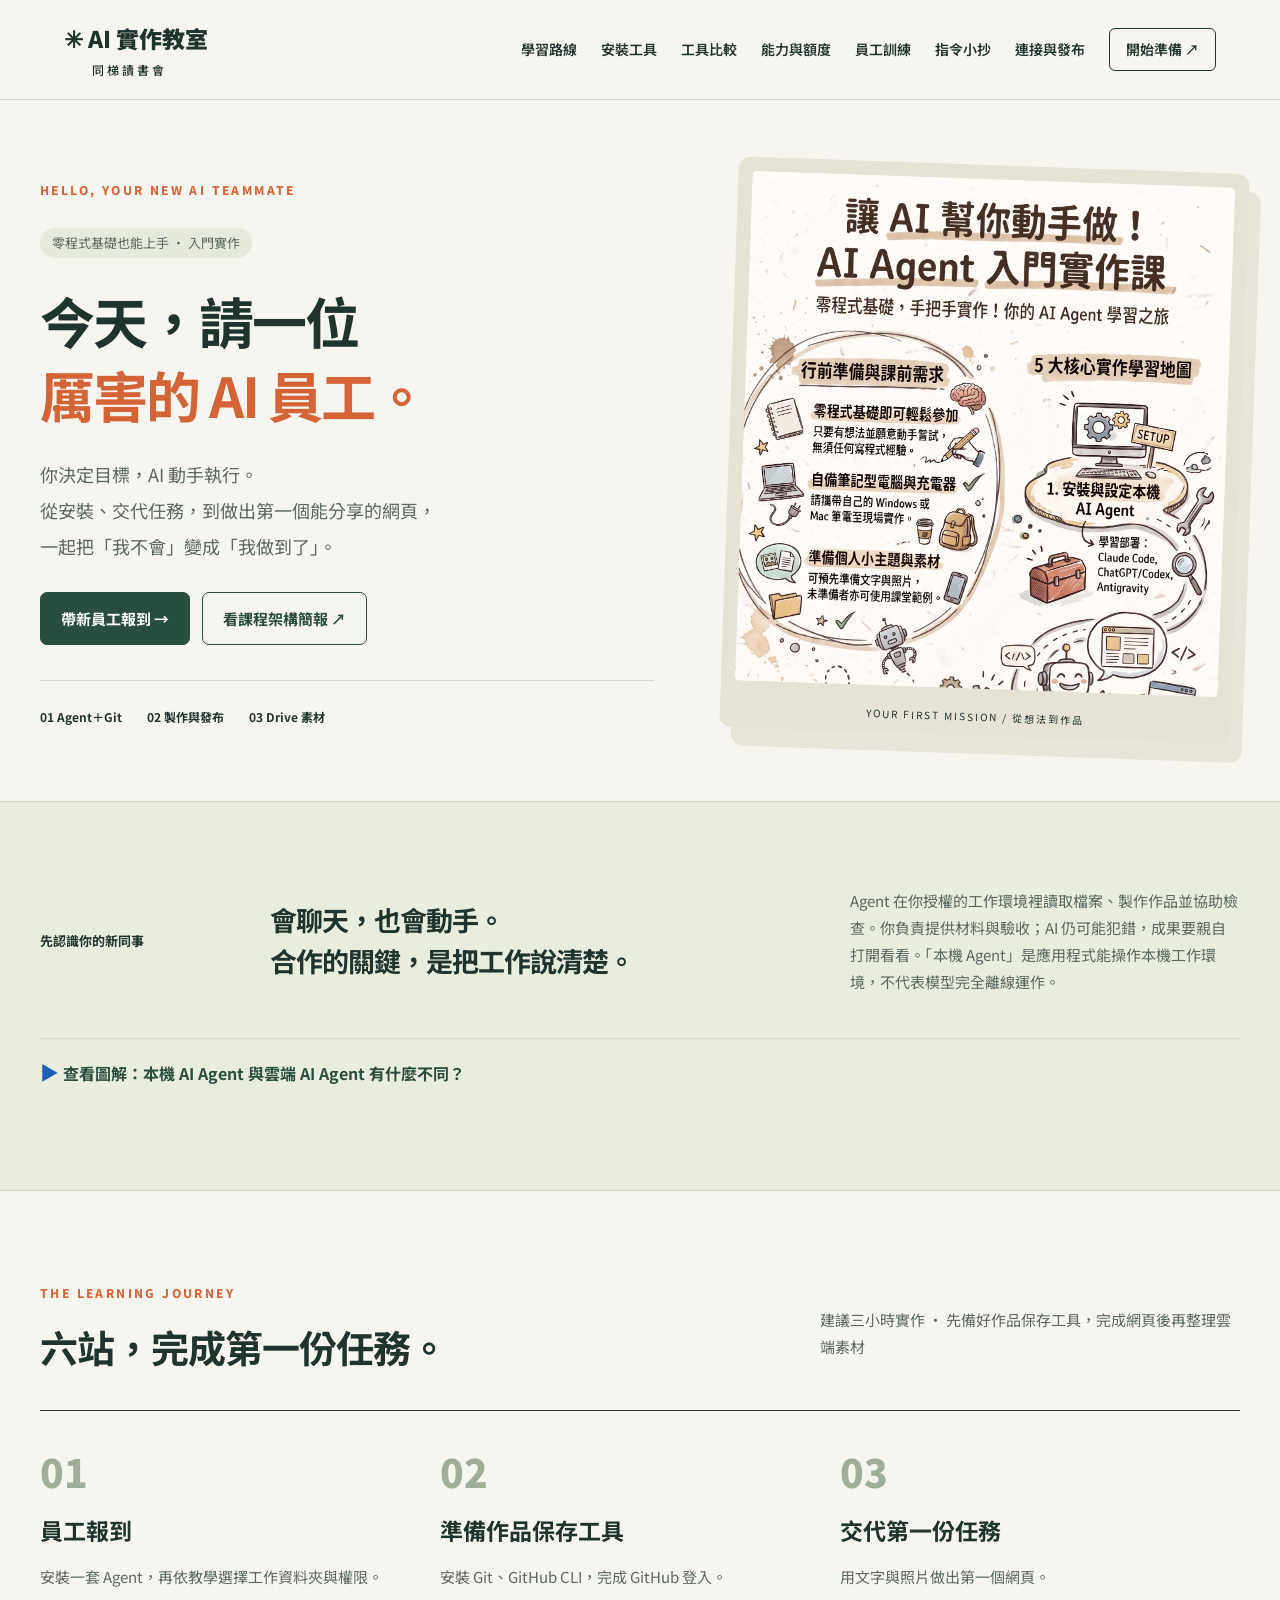
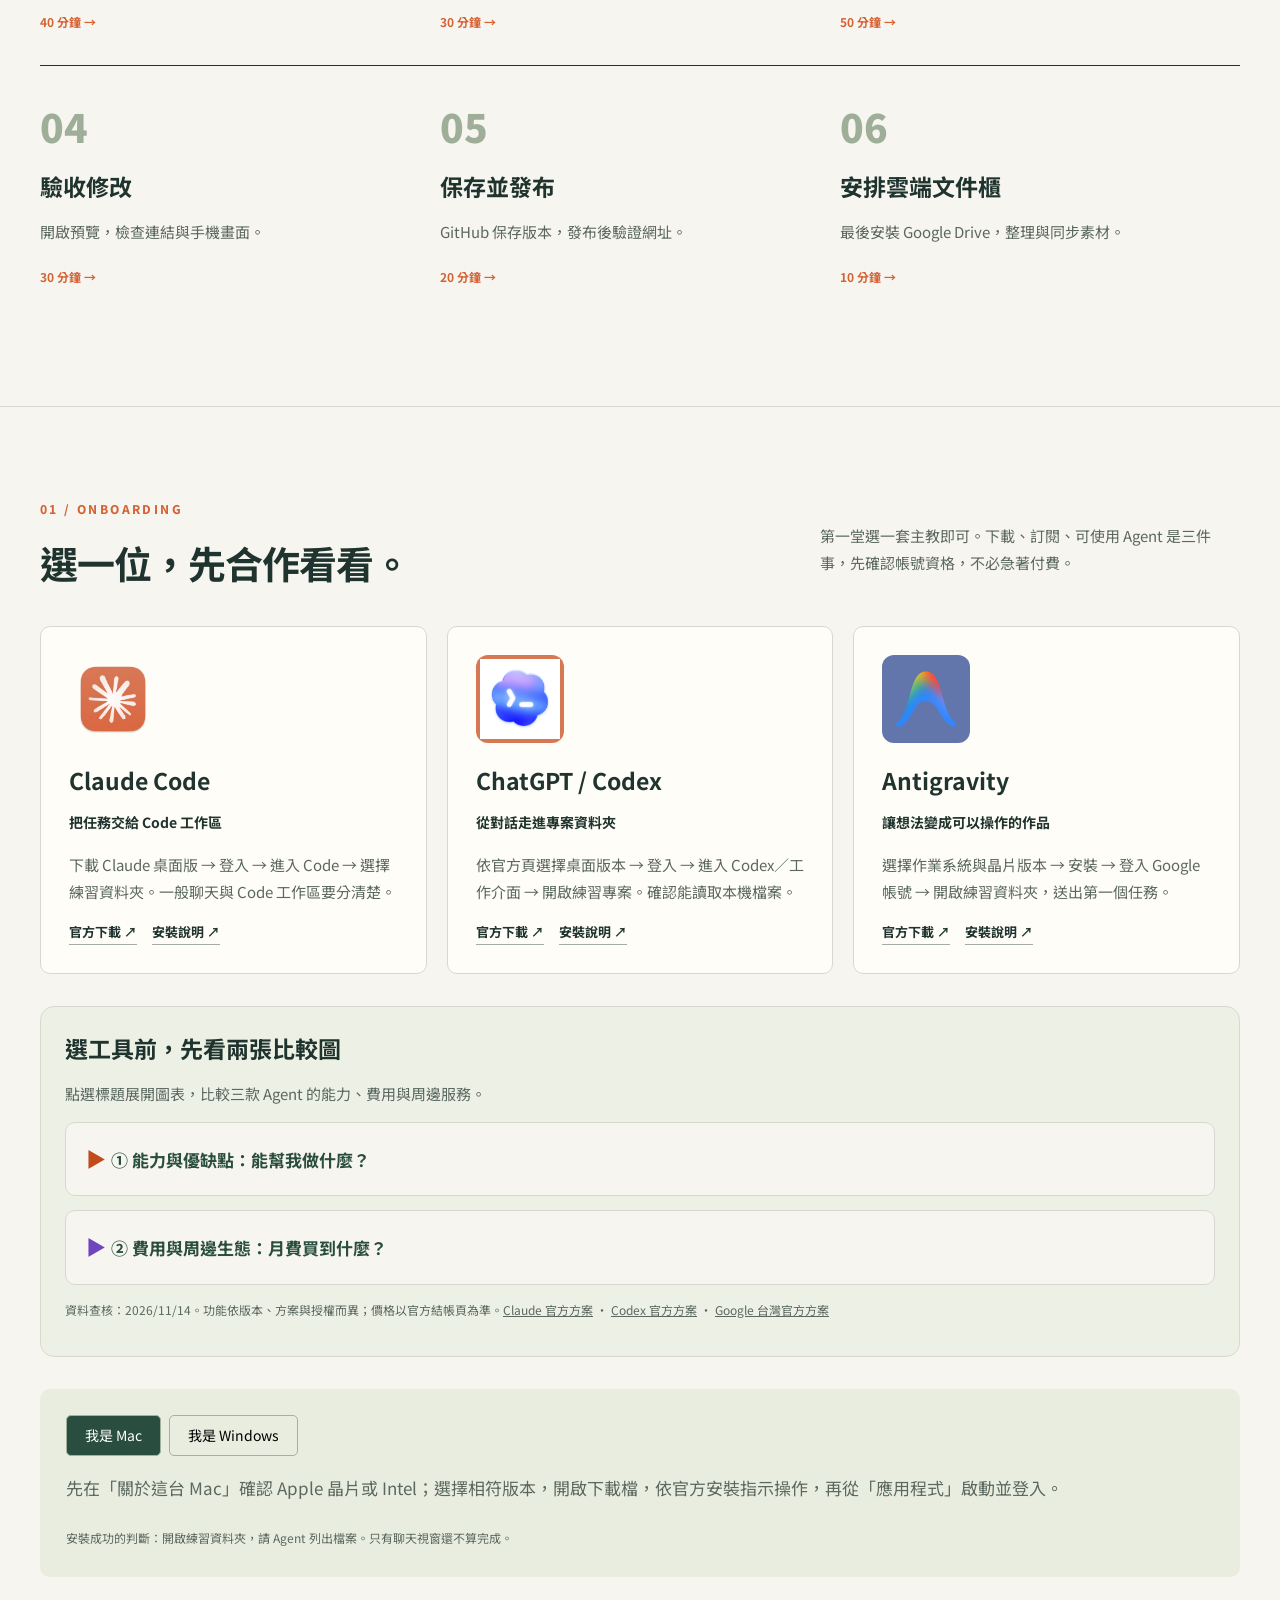
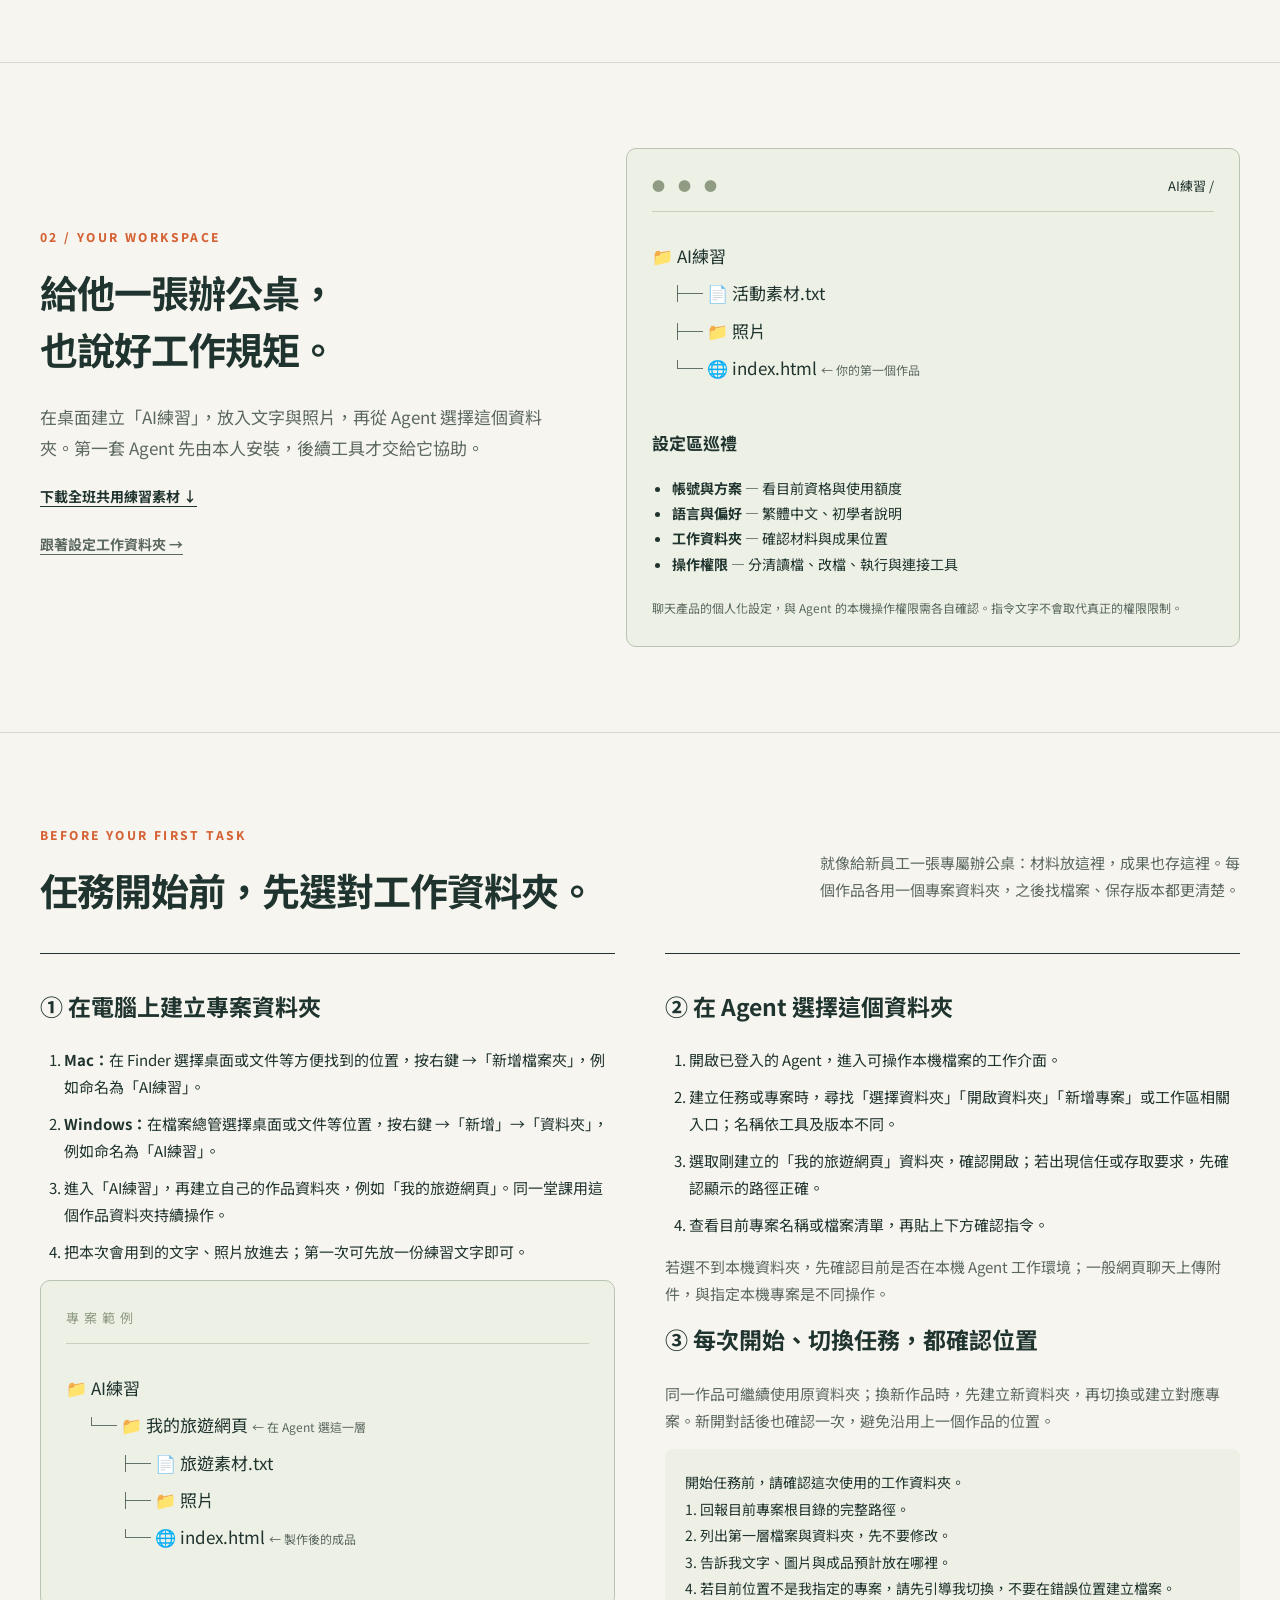
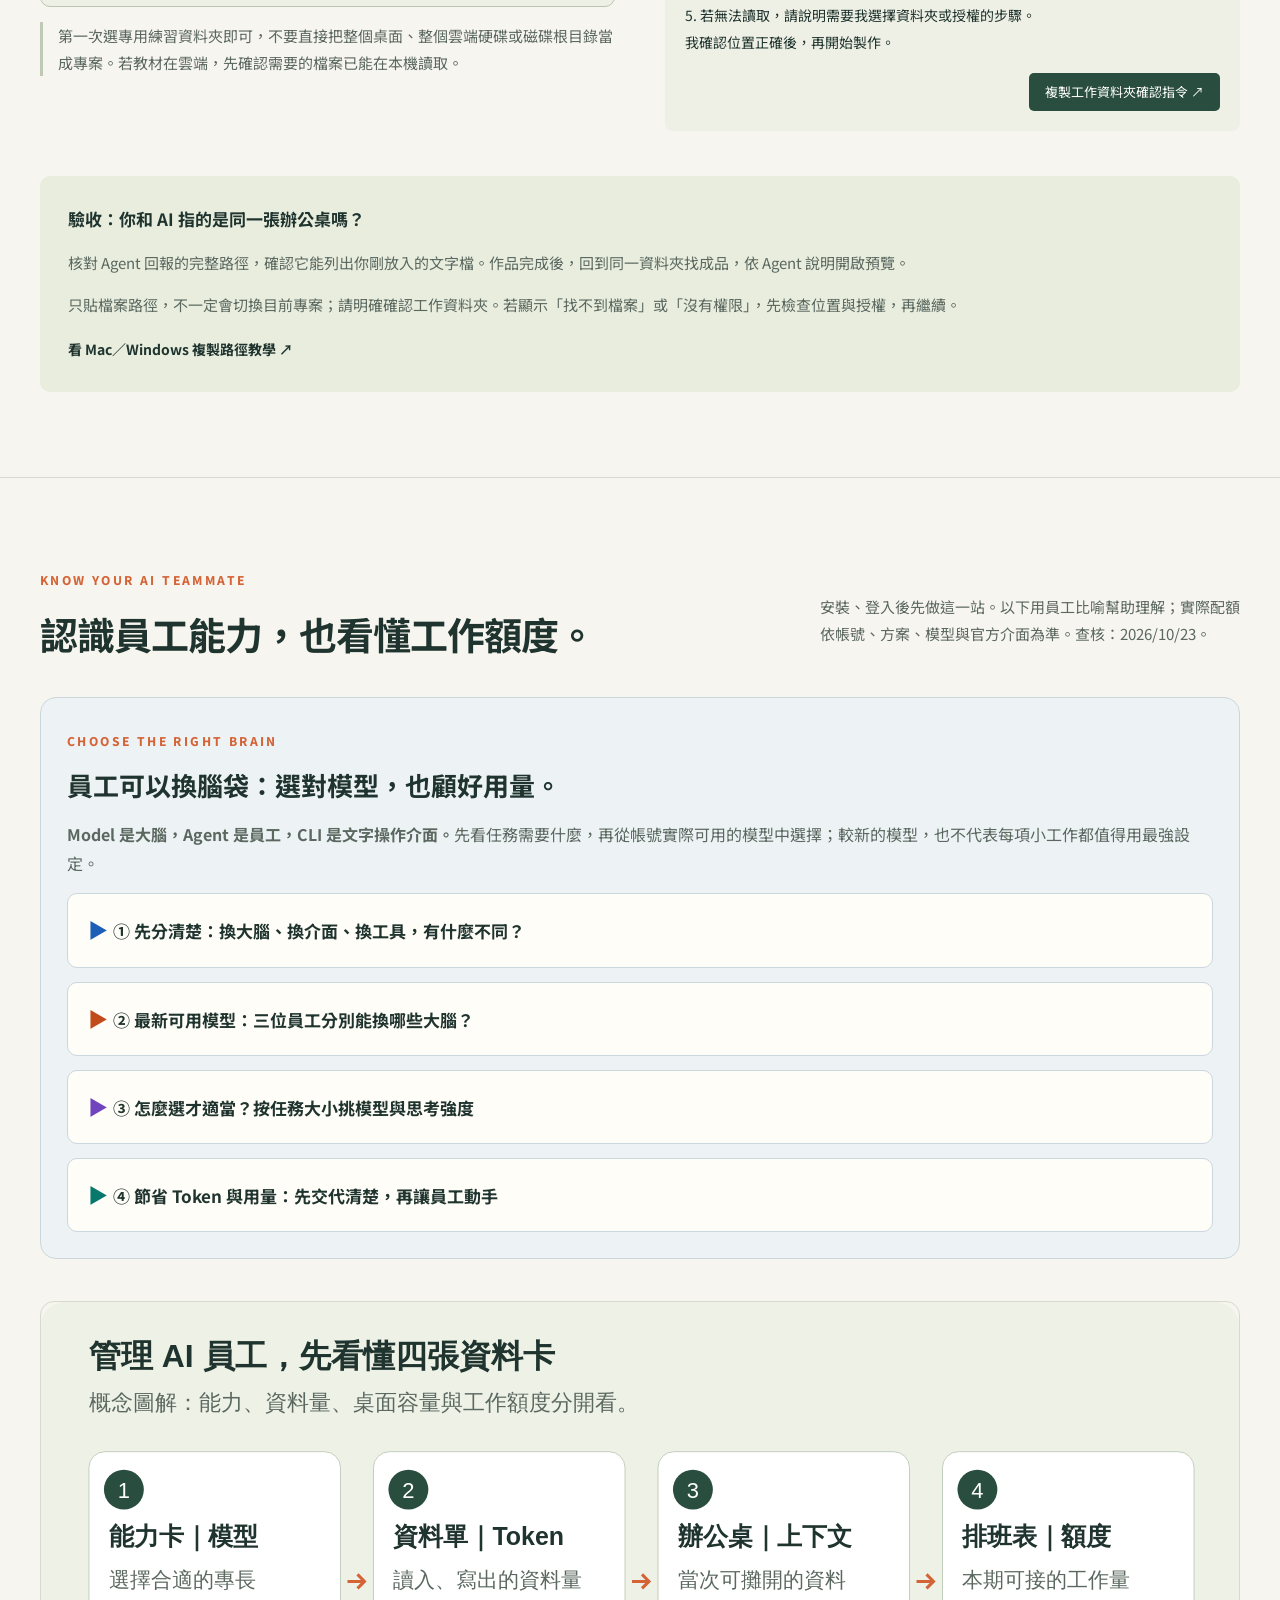
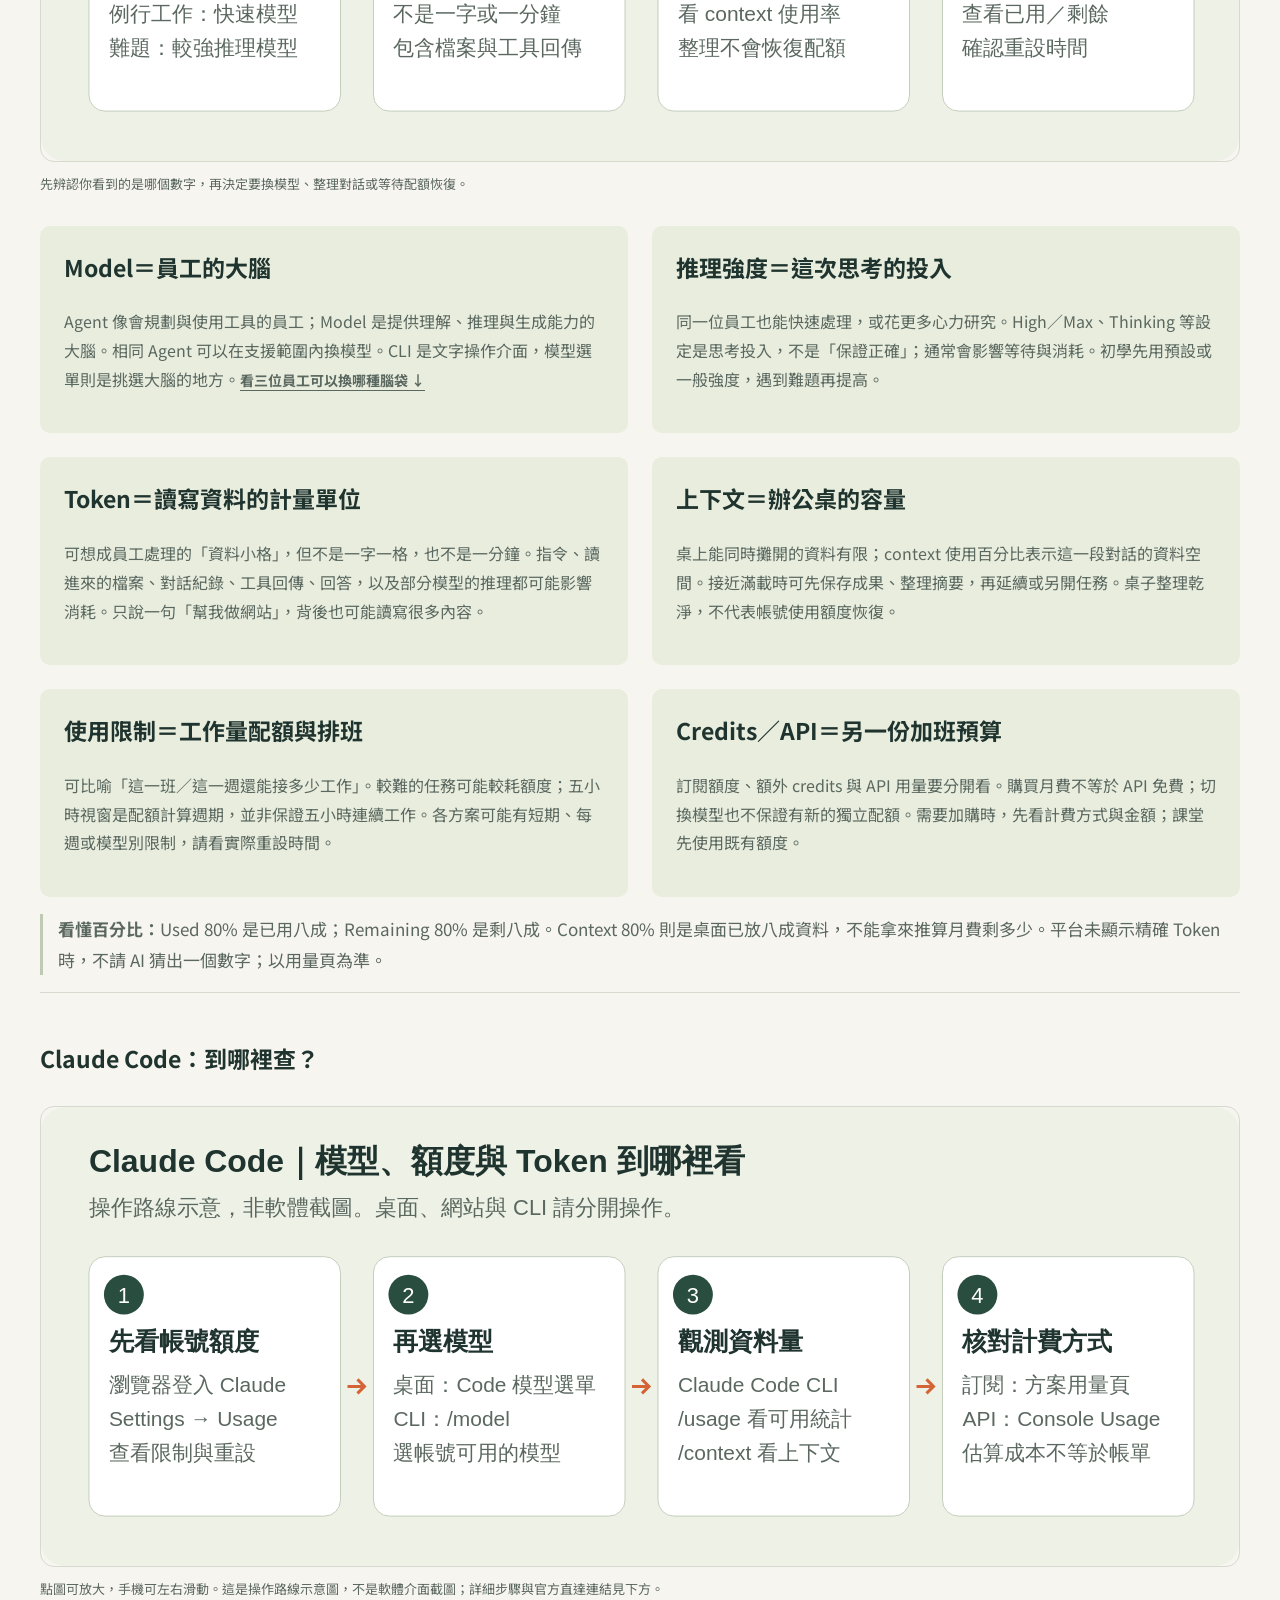
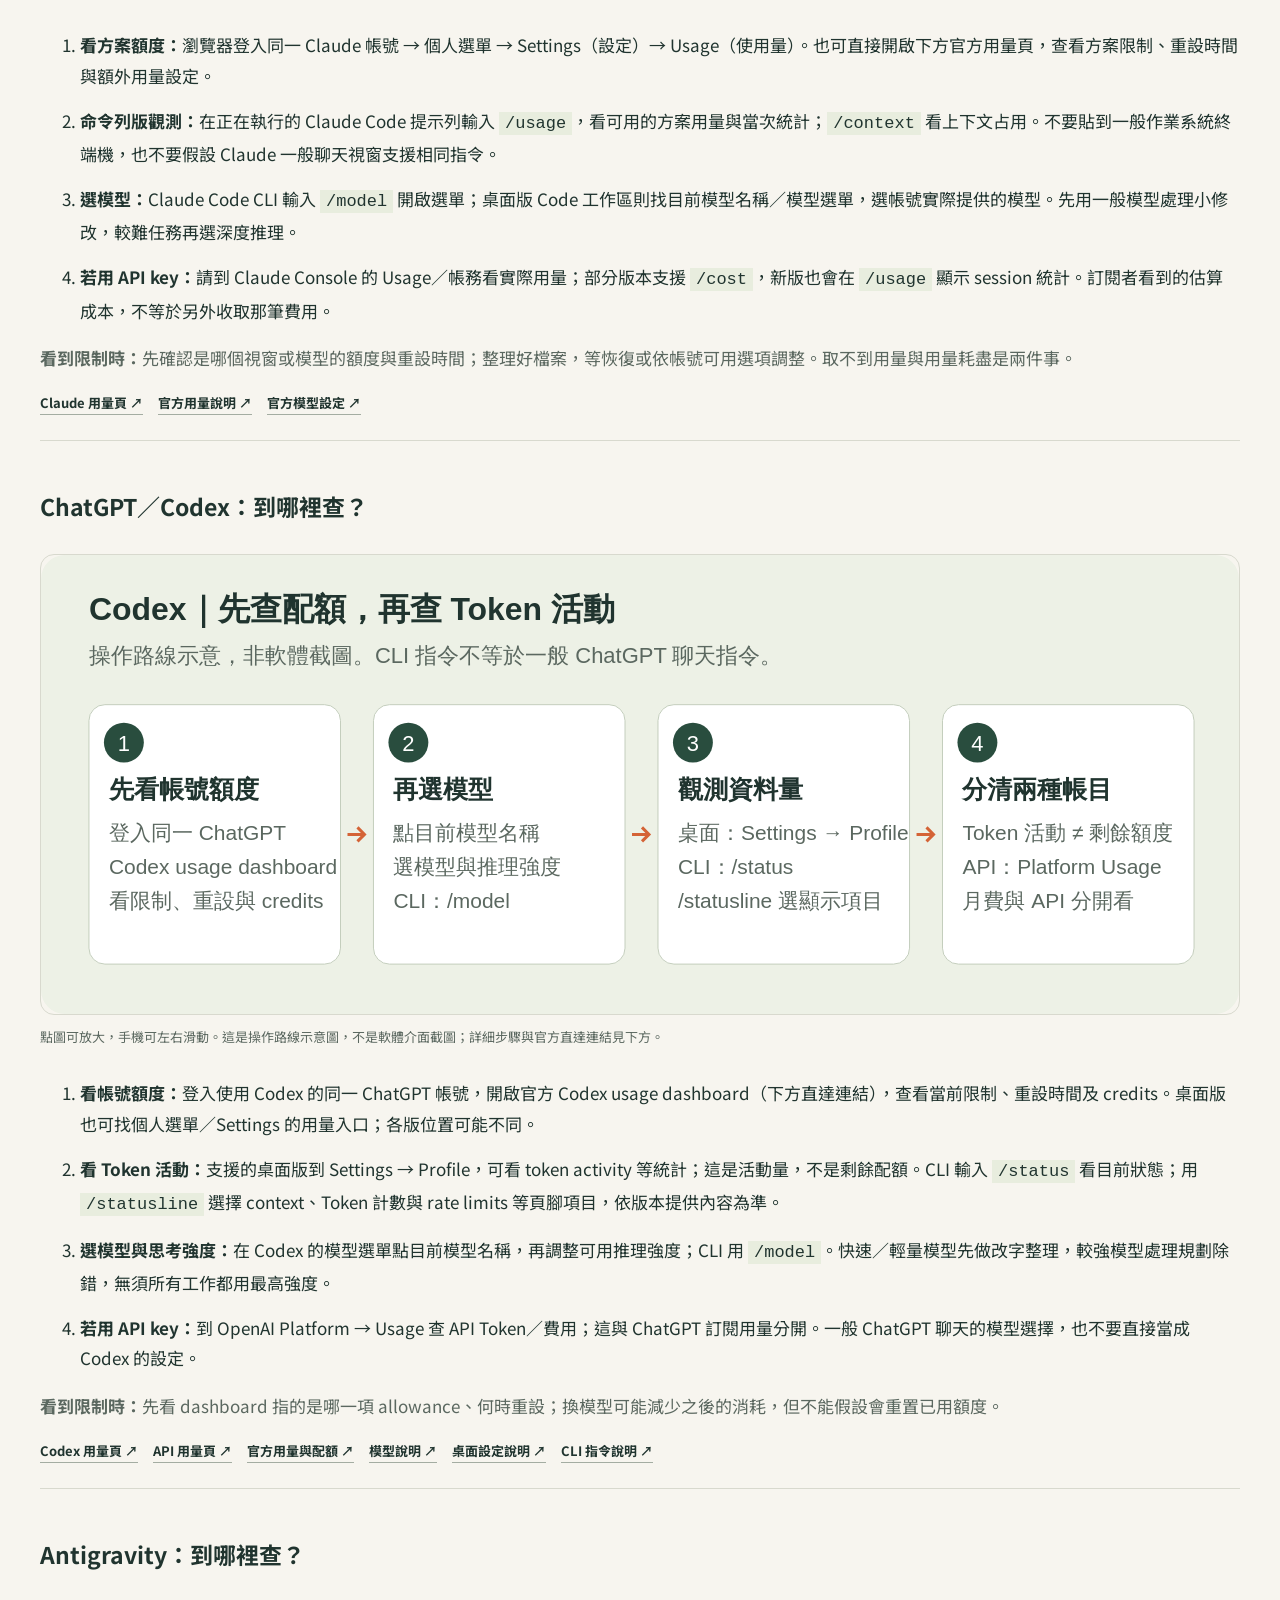
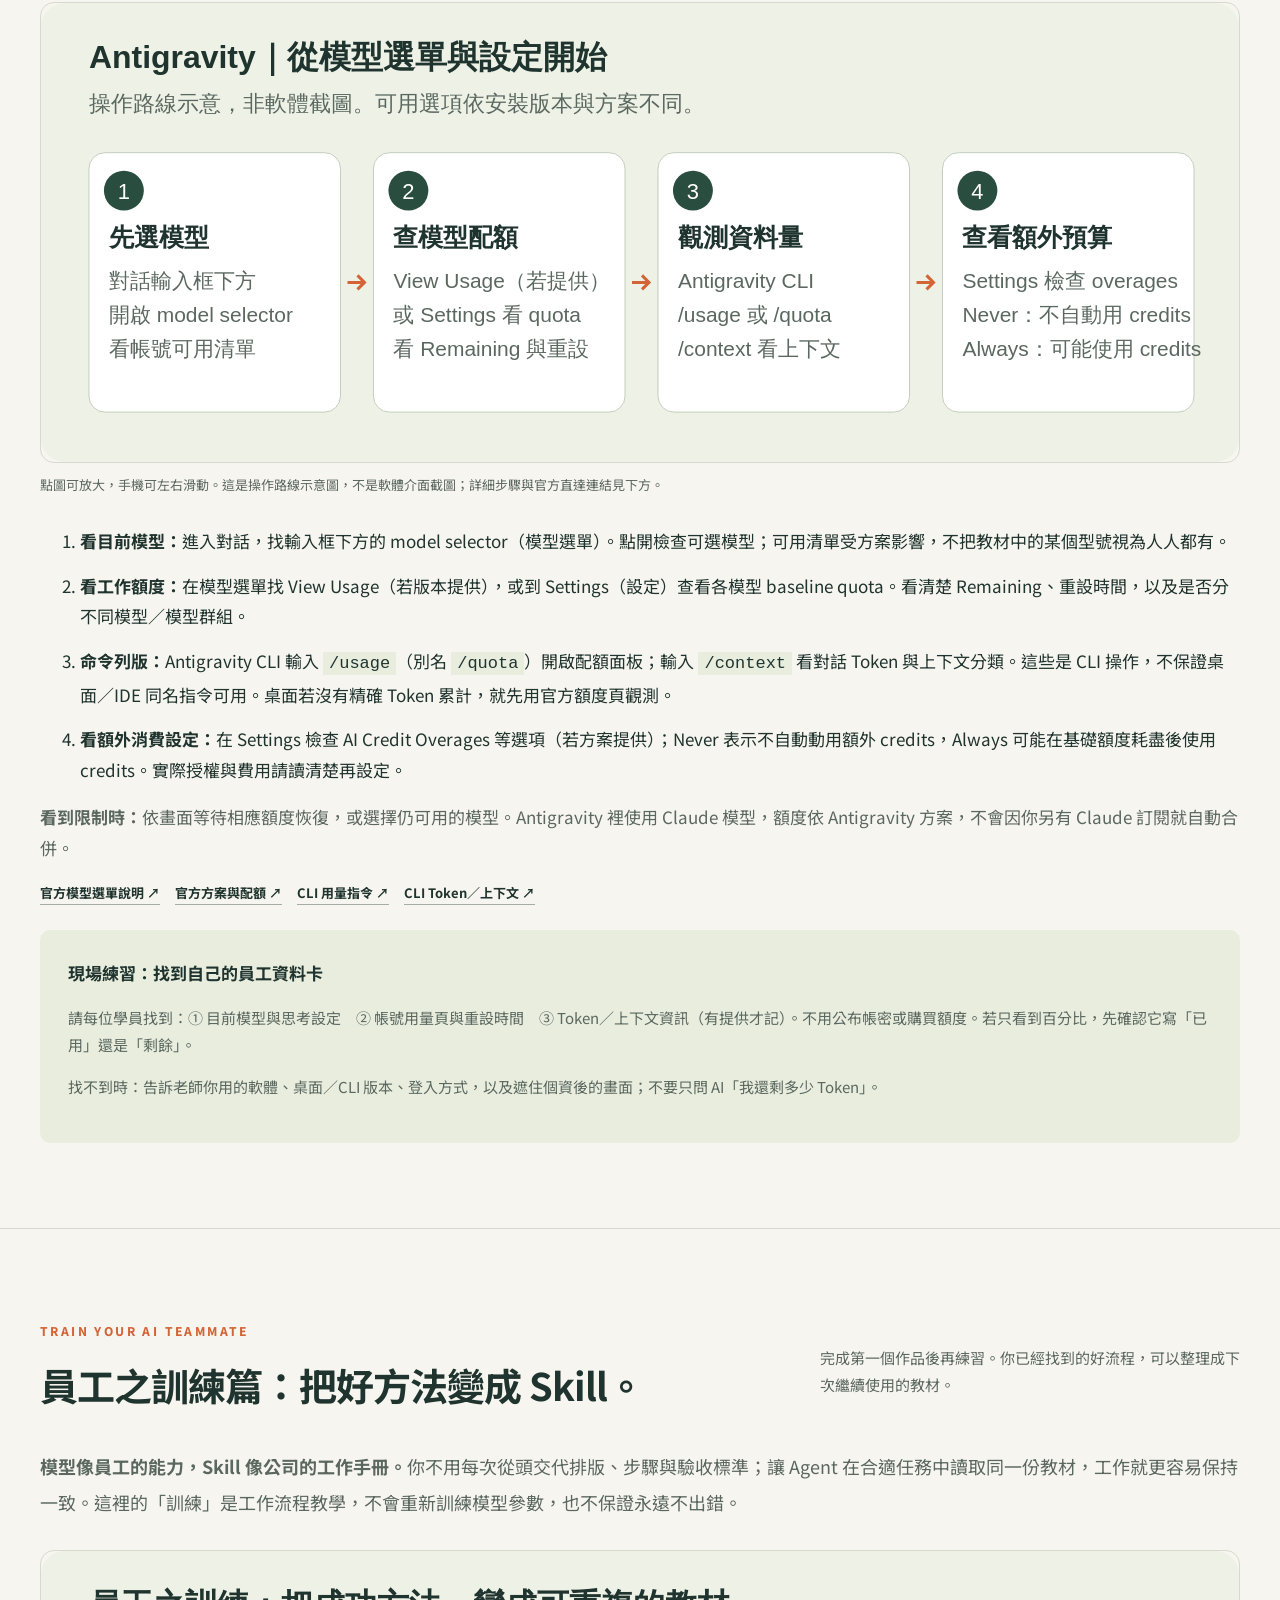
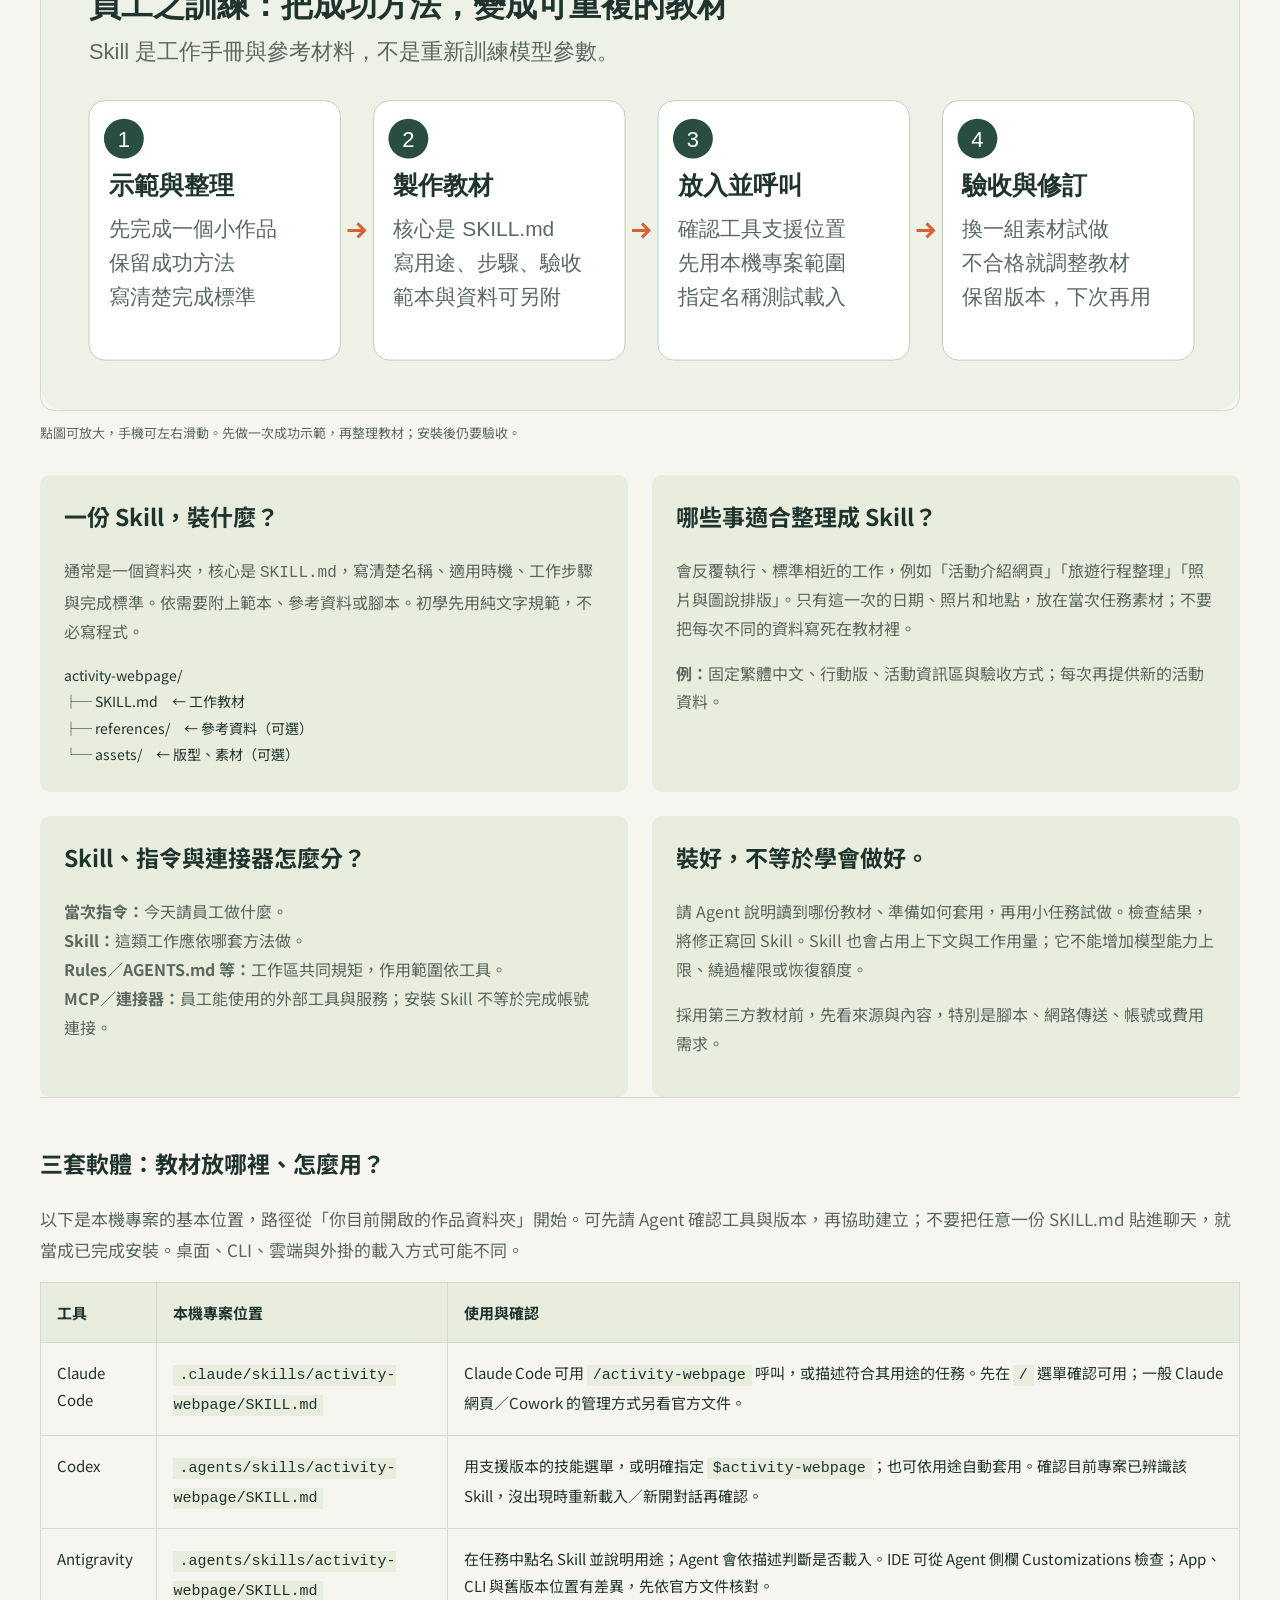
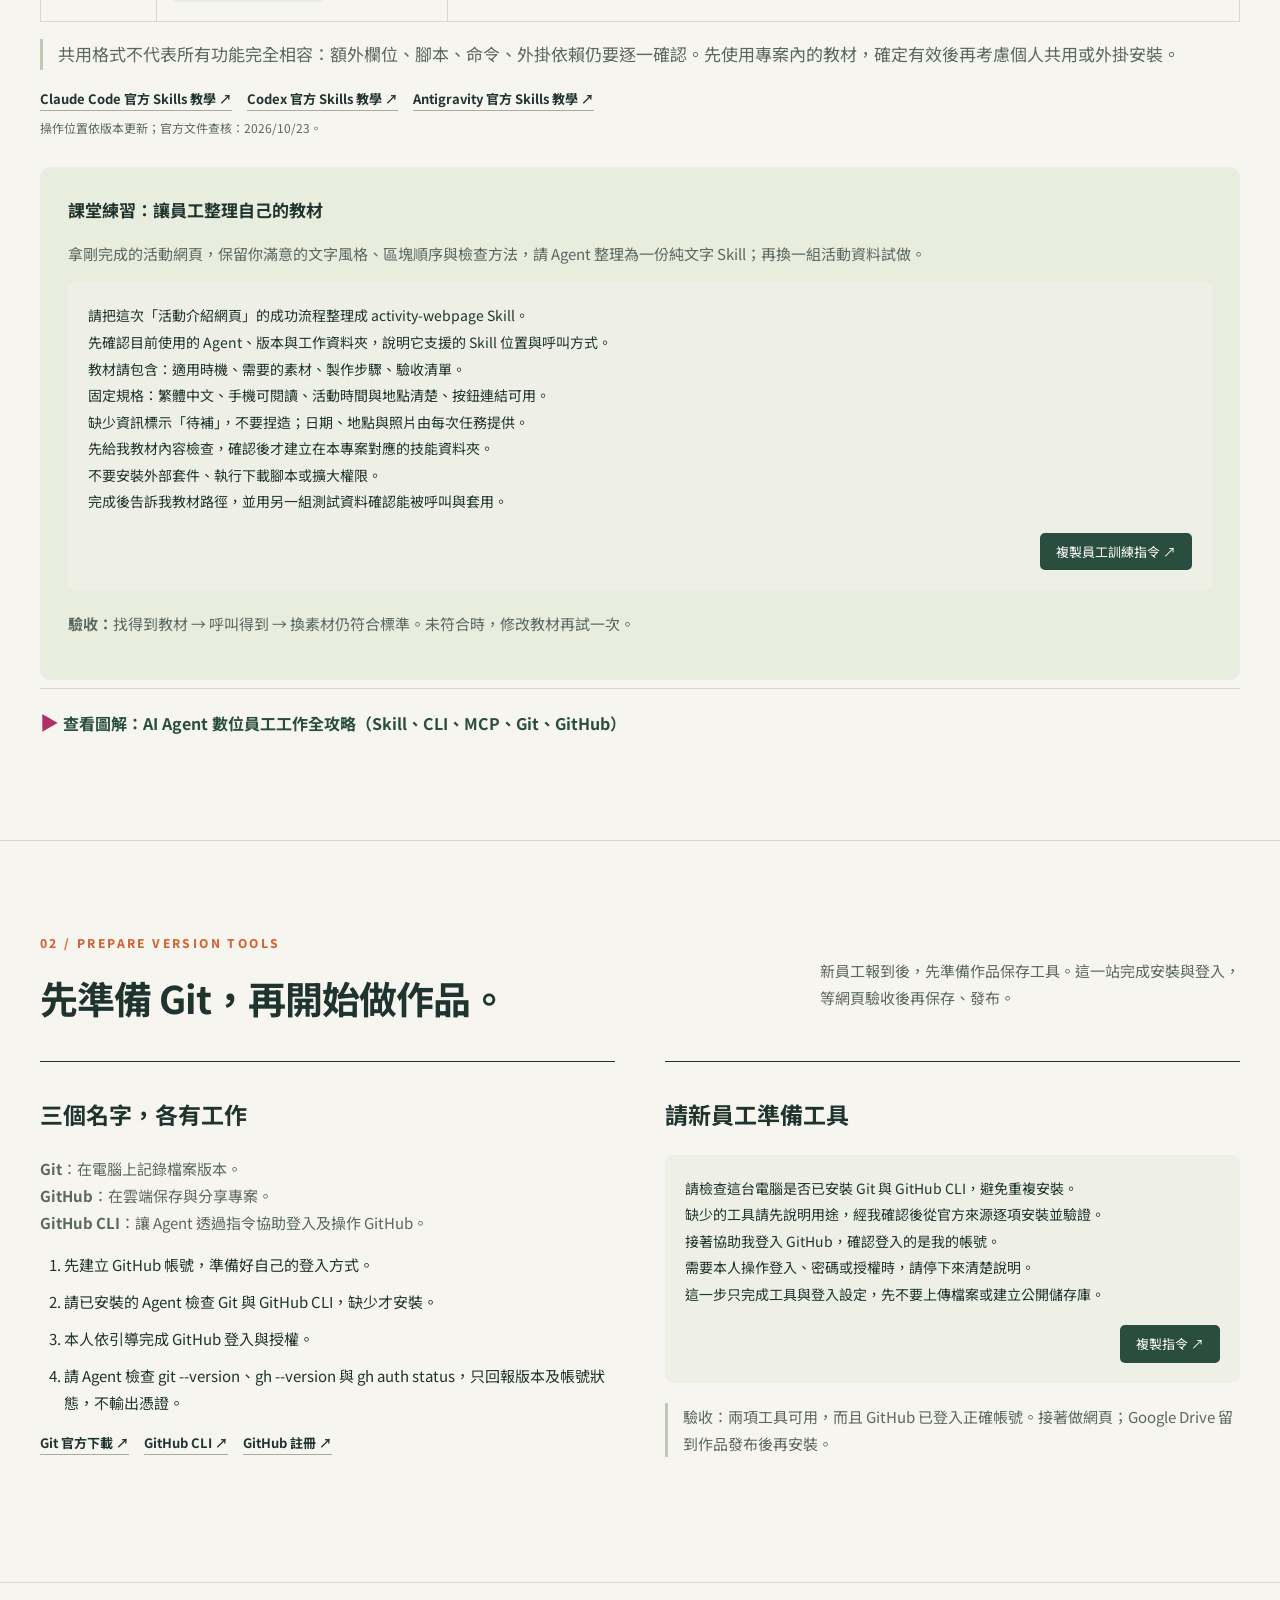
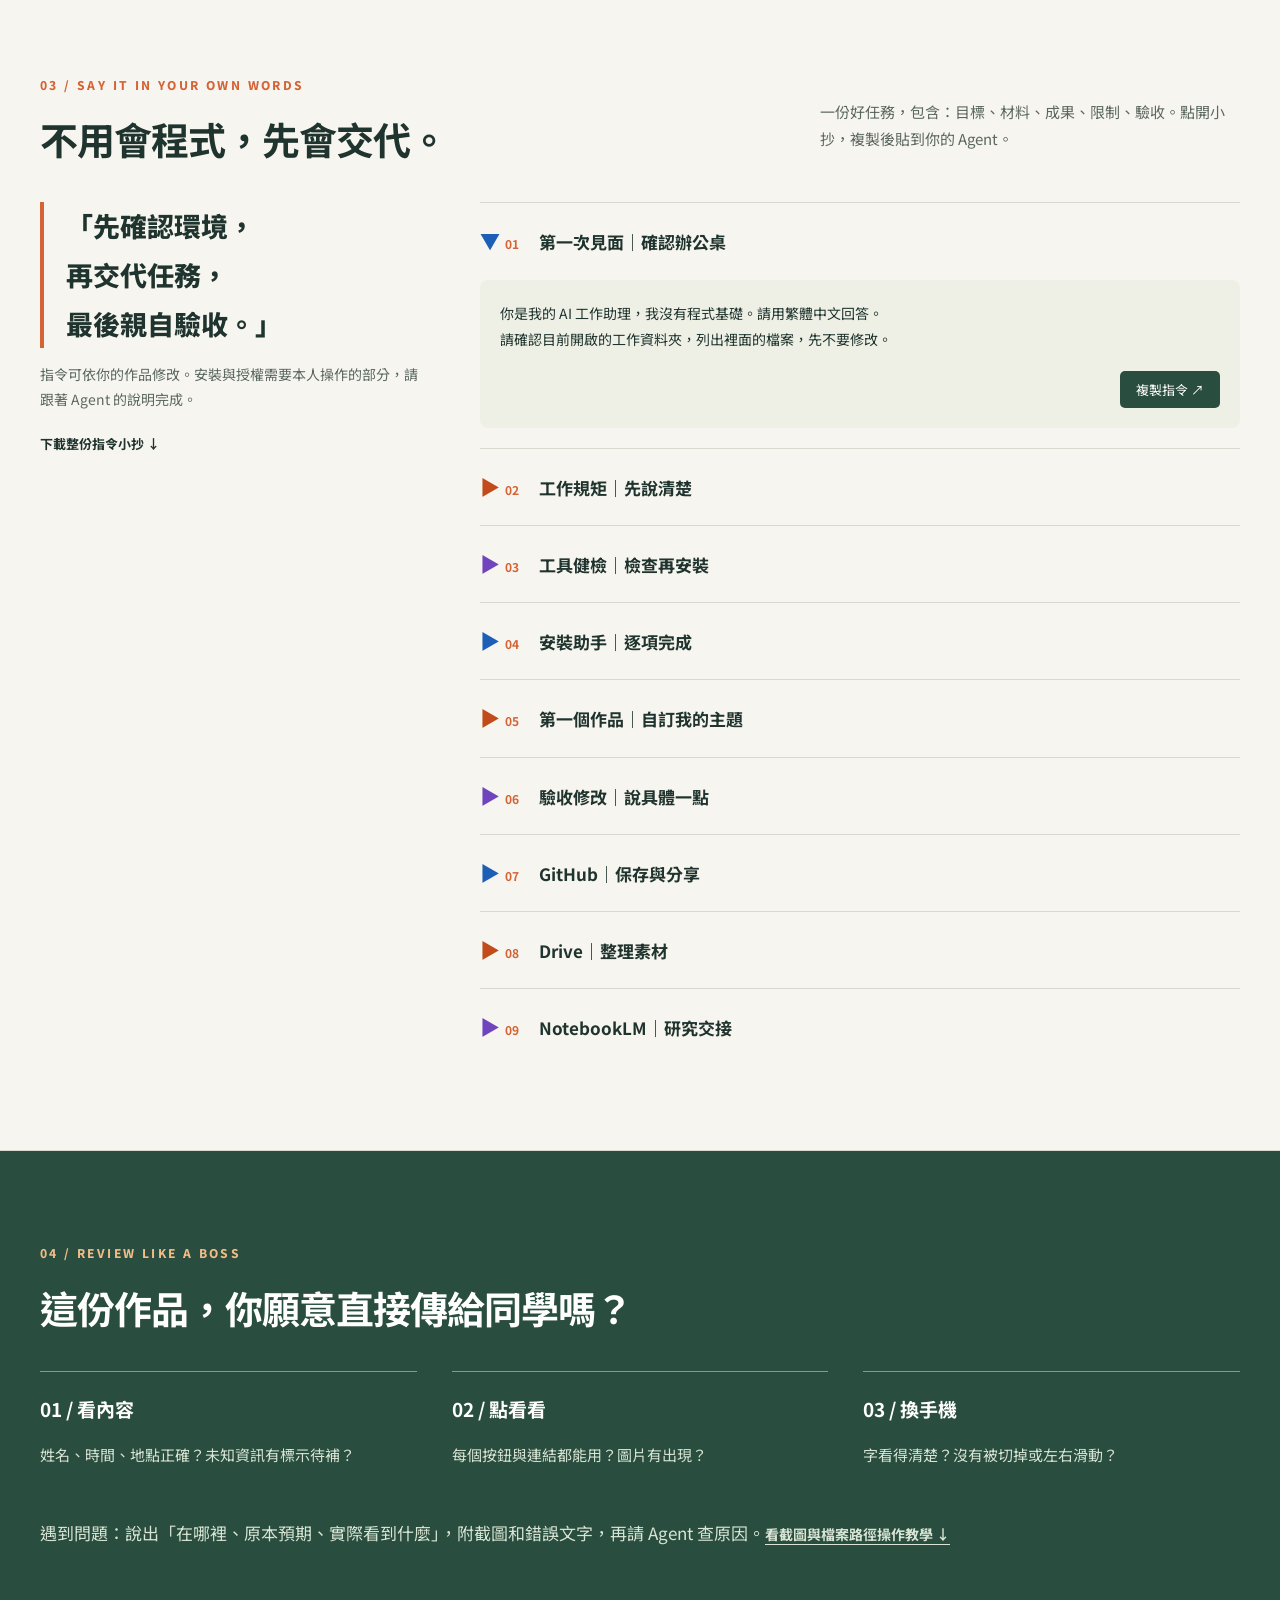
<file: index.html>
<!doctype html><html lang="zh-Hant"><head><meta charset="utf-8"><meta name="viewport" content="width=device-width,initial-scale=1"><meta name="description" content="零程式基礎，帶 AI 新員工報到。從安裝、設定、中文指令，到第一個網頁與 GitHub 分享。"><title>AI 新員工報到｜同梯 AI Agent 實作教室</title><link rel="stylesheet" href="style.css?v=20261117-hosting"><meta property="og:type" content="website"><meta property="og:title" content="AI 新員工報到｜同梯 AI Agent 實作教室"><meta property="og:description" content="零程式基礎也能開始：比較三款 AI Agent、選擇合適模型，學會管理用量並完成第一個網頁。"><meta property="og:url" content="https://maskywg.github.io/ai-agent-classroom-20261022/"><meta property="og:image" content="https://maskywg.github.io/ai-agent-classroom-20261022/assets/share-preview-20261114.jpg"><meta property="og:image:width" content="1200"><meta property="og:image:height" content="630"><meta property="og:image:alt" content="AI 新員工報到：三款工具比較，從想法到第一個網站"><meta name="twitter:card" content="summary_large_image"><meta name="twitter:title" content="AI 新員工報到｜同梯 AI Agent 實作教室"><meta name="twitter:description" content="零程式基礎也能開始：比較三款 AI Agent、選擇合適模型，學會管理用量並完成第一個網頁。"><meta name="twitter:image" content="https://maskywg.github.io/ai-agent-classroom-20261022/assets/share-preview-20261114.jpg"><meta name="twitter:image:alt" content="AI 新員工報到：三款工具比較，從想法到第一個網站"></head><body>
<a class="skip" href="#journey">跳到課程內容</a><header><a class="brand" href="#">✳ AI 實作教室<span>同梯讀書會</span></a><nav aria-label="主選單"><a href="#journey">學習路線</a><a href="#install">安裝工具</a><a href="#agent-comparison">工具比較</a><a href="#employee-guide">能力與額度</a><a href="#skill-training">員工訓練</a><a href="#prompts">指令小抄</a><a href="#connections">連接與發布</a><a class="navbutton" href="#ready">開始準備 ↗</a></nav></header>
<main><section class="hero"><div><span class="eyebrow">HELLO, YOUR NEW AI TEAMMATE</span><p class="stamp">零程式基礎也能上手 · 入門實作</p><h1>今天，請一位<br><em>厲害的 AI 員工。</em></h1><p class="lead">你決定目標，AI 動手執行。<br>從安裝、交代任務，到做出第一個能分享的網頁，<br>一起把「我不會」變成「我做到了」。</p><div class="actions"><a class="primary" href="#journey">帶新員工報到 →</a><a class="secondary" href="photo-slides/index.html" target="_blank">看課程架構簡報 ↗</a></div><div class="herofoot"><span>01 Agent＋Git</span><span>02 製作與發布</span><span>03 Drive 素材</span></div></div><figure class="poster"><img src="assets/course-map.png" alt="手繪課程地圖：準備筆電與素材、安裝 AI Agent、製作網頁、串接 GitHub 與雲端同步"><figcaption>YOUR FIRST MISSION / 從想法到作品</figcaption></figure></section>
<section class="statement"><span>先認識你的新同事</span><h2>會聊天，也會動手。<br>合作的關鍵，是把工作說清楚。</h2><p>Agent 在你授權的工作環境裡讀取檔案、製作作品並協助檢查。你負責提供材料與驗收；AI 仍可能犯錯，成果要親自打開看看。「本機 Agent」是應用程式能操作本機工作環境，不代表模型完全離線運作。</p><details class="agent-comparison" id="local-cloud-comparison"><summary>查看圖解：本機 AI Agent 與雲端 AI Agent 有什麼不同？</summary><div class="comparison-content"><p><a class="textlink" href="assets/local-cloud-agent-comparison.png" target="_blank" rel="noopener">另開原圖放大觀看 ↗</a></p><a href="assets/local-cloud-agent-comparison.png" target="_blank" rel="noopener" aria-label="開啟本機與雲端 AI Agent 比較原圖"><img src="assets/local-cloud-agent-comparison.png" alt="本機與雲端 AI Agent 比較示意圖，包含執行位置、模型運算、檔案存取及 Google Drive 存取關係" width="1448" height="1086" loading="lazy"></a></div></details></section>
<section id="journey"><div class="sectionhead"><div><span class="eyebrow">THE LEARNING JOURNEY</span><h2>六站，完成第一份任務。</h2></div><p>建議三小時實作 · 先備好作品保存工具，完成網頁後再整理雲端素材</p></div><div class="journey"><a href="#workspace-guide" class="station"><span>01</span><h3>員工報到</h3><p>安裝一套 Agent，再依教學選擇工作資料夾與權限。</p><b>40 分鐘 →</b></a><a href="#git-setup" class="station"><span>02</span><h3>準備作品保存工具</h3><p>安裝 Git、GitHub CLI，完成 GitHub 登入。</p><b>30 分鐘 →</b></a><a href="#prompts" class="station"><span>03</span><h3>交代第一份任務</h3><p>用文字與照片做出第一個網頁。</p><b>50 分鐘 →</b></a><a href="#accept" class="station"><span>04</span><h3>驗收修改</h3><p>開啟預覽，檢查連結與手機畫面。</p><b>30 分鐘 →</b></a><a href="#connections" class="station"><span>05</span><h3>保存並發布</h3><p>GitHub 保存版本，發布後驗證網址。</p><b>20 分鐘 →</b></a><a href="#drive-setup" class="station"><span>06</span><h3>安排雲端文件櫃</h3><p>最後安裝 Google Drive，整理與同步素材。</p><b>10 分鐘 →</b></a></div></section>
<section id="install"><div class="sectionhead"><div><span class="eyebrow">01 / ONBOARDING</span><h2>選一位，先合作看看。</h2></div><p>第一堂選一套主教即可。下載、訂閱、可使用 Agent 是三件事，先確認帳號資格，不必急著付費。</p></div><div class="tools"><article class="tool"><div class="toolicon toolicon-official"><img src="assets/logos/claude-official.png" width="80" height="80" alt="Claude 官方應用程式圖示"></div><h3>Claude Code</h3><strong>把任務交給 Code 工作區</strong><p>下載 Claude 桌面版 → 登入 → 進入 Code → 選擇練習資料夾。一般聊天與 Code 工作區要分清楚。</p><div class="links"><a href="https://claude.com/download" target="_blank" rel="noopener">官方下載 ↗</a><a href="https://code.claude.com/docs/en/desktop-quickstart" target="_blank" rel="noopener">安裝說明 ↗</a></div></article><article class="tool"><div class="toolicon toolicon-official"><img src="assets/logos/codex-official.png" width="80" height="80" alt="Codex 官方應用程式圖示"></div><h3>ChatGPT / Codex</h3><strong>從對話走進專案資料夾</strong><p>依官方頁選擇桌面版本 → 登入 → 進入 Codex／工作介面 → 開啟練習專案。確認能讀取本機檔案。</p><div class="links"><a href="https://chatgpt.com/download/" target="_blank" rel="noopener">官方下載 ↗</a><a href="https://learn.chatgpt.com/docs/app" target="_blank" rel="noopener">安裝說明 ↗</a></div></article><article class="tool"><div class="toolicon toolicon-official"><img src="assets/logos/antigravity-official.png" width="80" height="80" alt="Google Antigravity 官方標誌"></div><h3>Antigravity</h3><strong>讓想法變成可以操作的作品</strong><p>選擇作業系統與晶片版本 → 安裝 → 登入 Google 帳號 → 開啟練習資料夾，送出第一個任務。</p><div class="links"><a href="https://antigravity.google/download" target="_blank" rel="noopener">官方下載 ↗</a><a href="https://antigravity.google/docs/getting-started" target="_blank" rel="noopener">安裝說明 ↗</a></div></article></div><div class="agent-chart-guides" id="agent-comparison"><h3>選工具前，先看兩張比較圖</h3><p>點選標題展開圖表，比較三款 Agent 的能力、費用與周邊服務。</p>
<details class="agent-chart" id="agent-capabilities"><summary>① 能力與優缺點：能幫我做什麼？</summary><div class="agent-chart-body"><p class="agent-chart-hint">手機可左右滑動閱讀，或另開原圖放大。</p><div class="agent-chart-scroll" role="region" aria-label="① 能力與優缺點：能幫我做什麼？圖表，可左右捲動" tabindex="0"><a href="assets/agent-capabilities-official-20261115.png" target="_blank" rel="noopener" aria-label="另開原圖：Claude Code、Codex、Google Antigravity 的核心定位、主要優點、入門門檻與本機工作實例"><img src="assets/agent-capabilities-official-20261115.png" width="1536" height="1024" loading="lazy" alt="Claude Code、Codex、Google Antigravity 的核心定位、主要優點、入門門檻與本機工作實例；詳見下方官方說明連結。"></a></div><div class="links"><a href="assets/agent-capabilities-official-20261115.png" target="_blank" rel="noopener">另開原圖放大 ↗</a><a href="assets/agent-capabilities-official-20261115.png" download>下載 PNG 圖表 ↓</a></div></div></details>
<details class="agent-chart" id="agent-ecosystem"><summary>② 費用與周邊生態：月費買到什麼？</summary><div class="agent-chart-body"><p class="agent-chart-hint">手機可左右滑動閱讀，或另開原圖放大。</p><div class="agent-chart-scroll" role="region" aria-label="② 費用與周邊生態：月費買到什麼？圖表，可左右捲動" tabindex="0"><a href="assets/agent-ecosystem-official-20261115.png" target="_blank" rel="noopener" aria-label="另開原圖：三款 Agent 的一般個人方案、月費、擴充功能、版本控制與周邊服務"><img src="assets/agent-ecosystem-official-20261115.png" width="1536" height="1024" loading="lazy" alt="三款 Agent 的一般個人方案、月費、擴充功能、版本控制與周邊服務；詳見下方官方說明連結。"></a></div><div class="links"><a href="assets/agent-ecosystem-official-20261115.png" target="_blank" rel="noopener">另開原圖放大 ↗</a><a href="assets/agent-ecosystem-official-20261115.png" download>下載 PNG 圖表 ↓</a></div></div></details>
<p class="tips-source">資料查核：2026/11/14。功能依版本、方案與授權而異；價格以官方結帳頁為準。<a href="https://claude.com/pricing" target="_blank" rel="noopener">Claude 官方方案</a> · <a href="https://learn.chatgpt.com/docs/pricing" target="_blank" rel="noopener">Codex 官方方案</a> · <a href="https://gemini.google/tw/subscriptions/?hl=zh-TW" target="_blank" rel="noopener">Google 台灣官方方案</a></p></div><div class="osbox"><div class="osbuttons" role="group" aria-label="選擇作業系統"><button data-os="mac" aria-pressed="true">我是 Mac</button><button data-os="win" aria-pressed="false">我是 Windows</button></div><p id="osguide">先在「關於這台 Mac」確認 Apple 晶片或 Intel；選擇相符版本，開啟下載檔，依官方安裝指示操作，再從「應用程式」啟動並登入。</p><small>安裝成功的判斷：開啟練習資料夾，請 Agent 列出檔案。只有聊天視窗還不算完成。</small></div></section>
<section id="settings" class="split"><div><span class="eyebrow">02 / YOUR WORKSPACE</span><h2>給他一張辦公桌，<br>也說好工作規矩。</h2><p>在桌面建立「AI練習」，放入文字與照片，再從 Agent 選擇這個資料夾。第一套 Agent 先由本人安裝，後續工具才交給它協助。</p><a class="textlink" href="https://drive.google.com/open?id=1qcFK6-ovFXBS0S9egJ6niiBZrFx_X805&amp;usp=drive_fs" target="_blank" rel="noopener">下載全班共用練習素材 ↓</a><p><a class="textlink" href="#workspace-guide">跟著設定工作資料夾 →</a></p></div><div class="workspace"><div class="windowbar">● ● ● <span>AI練習 /</span></div><div class="filetree">📁 AI練習<br>　├─ 📄 活動素材.txt<br>　├─ 📁 照片<br>　└─ 🌐 index.html <small>← 你的第一個作品</small></div><p>設定區巡禮</p><ul><li><b>帳號與方案</b> — 看目前資格與使用額度</li><li><b>語言與偏好</b> — 繁體中文、初學者說明</li><li><b>工作資料夾</b> — 確認材料與成果位置</li><li><b>操作權限</b> — 分清讀檔、改檔、執行與連接工具</li></ul><small>聊天產品的個人化設定，與 Agent 的本機操作權限需各自確認。指令文字不會取代真正的權限限制。</small></div></section>
<section id="workspace-guide"><div class="sectionhead"><div><span class="eyebrow">BEFORE YOUR FIRST TASK</span><h2>任務開始前，先選對工作資料夾。</h2></div><p>就像給新員工一張專屬辦公桌：材料放這裡，成果也存這裡。每個作品各用一個專案資料夾，之後找檔案、保存版本都更清楚。</p></div><div class="connections"><article><h3>① 在電腦上建立專案資料夾</h3><ol><li><b>Mac：</b>在 Finder 選擇桌面或文件等方便找到的位置，按右鍵 →「新增檔案夾」，例如命名為「AI練習」。</li><li><b>Windows：</b>在檔案總管選擇桌面或文件等位置，按右鍵 →「新增」→「資料夾」，例如命名為「AI練習」。</li><li>進入「AI練習」，再建立自己的作品資料夾，例如「我的旅遊網頁」。同一堂課用這個作品資料夾持續操作。</li><li>把本次會用到的文字、照片放進去；第一次可先放一份練習文字即可。</li></ol><div class="workspace"><div class="windowbar">專案範例</div><div class="filetree">📁 AI練習<br>　└─ 📁 我的旅遊網頁 <small>← 在 Agent 選這一層</small><br>　　　├─ 📄 旅遊素材.txt<br>　　　├─ 📁 照片<br>　　　└─ 🌐 index.html <small>← 製作後的成品</small></div></div><p class="note">第一次選專用練習資料夾即可，不要直接把整個桌面、整個雲端硬碟或磁碟根目錄當成專案。若教材在雲端，先確認需要的檔案已能在本機讀取。</p></article><article><h3>② 在 Agent 選擇這個資料夾</h3><ol><li>開啟已登入的 Agent，進入可操作本機檔案的工作介面。</li><li>建立任務或專案時，尋找「選擇資料夾」「開啟資料夾」「新增專案」或工作區相關入口；名稱依工具及版本不同。</li><li>選取剛建立的「我的旅遊網頁」資料夾，確認開啟；若出現信任或存取要求，先確認顯示的路徑正確。</li><li>查看目前專案名稱或檔案清單，再貼上下方確認指令。</li></ol><p>若選不到本機資料夾，先確認目前是否在本機 Agent 工作環境；一般網頁聊天上傳附件，與指定本機專案是不同操作。</p><h3>③ 每次開始、切換任務，都確認位置</h3><p>同一作品可繼續使用原資料夾；換新作品時，先建立新資料夾，再切換或建立對應專案。新開對話後也確認一次，避免沿用上一個作品的位置。</p><div class="promptbody"><pre id="workspace-check-prompt">開始任務前，請確認這次使用的工作資料夾。
1. 回報目前專案根目錄的完整路徑。
2. 列出第一層檔案與資料夾，先不要修改。
3. 告訴我文字、圖片與成品預計放在哪裡。
4. 若目前位置不是我指定的專案，請先引導我切換，不要在錯誤位置建立檔案。
5. 若無法讀取，請說明需要我選擇資料夾或授權的步驟。
我確認位置正確後，再開始製作。</pre><button class="copy" data-copy="workspace-check-prompt">複製工作資料夾確認指令 ↗</button></div></article></div><div class="notebook"><b>驗收：你和 AI 指的是同一張辦公桌嗎？</b><p>核對 Agent 回報的完整路徑，確認它能列出你剛放入的文字檔。作品完成後，回到同一資料夾找成品，依 Agent 說明開啟預覽。</p><p>只貼檔案路徑，不一定會切換目前專案；請明確確認工作資料夾。若顯示「找不到檔案」或「沒有權限」，先檢查位置與授權，再繼續。</p><a href="#help-tips">看 Mac／Windows 複製路徑教學 ↗</a></div></section>
<section id="employee-guide"><div class="sectionhead"><div><span class="eyebrow">KNOW YOUR AI TEAMMATE</span><h2>認識員工能力，也看懂工作額度。</h2></div><p>安裝、登入後先做這一站。以下用員工比喻幫助理解；實際配額依帳號、方案、模型與官方介面為準。查核：2026/10/23。</p></div>
<div class="model-brains" id="model-brains">
<div class="model-guide-heading"><span class="eyebrow">CHOOSE THE RIGHT BRAIN</span><h3>員工可以換腦袋：選對模型，也顧好用量。</h3><p><strong>Model 是大腦，Agent 是員工，CLI 是文字操作介面。</strong>先看任務需要什麼，再從帳號實際可用的模型中選擇；較新的模型，也不代表每項小工作都值得用最強設定。</p></div>
<details class="brain-detail" id="model-concepts"><summary>① 先分清楚：換大腦、換介面、換工具，有什麼不同？</summary><div class="brain-body">
<div class="brain-concepts"><article><span class="brain-label">Model｜大腦</span><h4>負責理解、推理與生成</h4><p>例如 Gemini、Claude、GPT 系列。改模型是在換推理與生成能力；High 等推理設定則是在調整這次思考的投入。</p></article><article><span class="brain-label">Agent｜員工</span><h4>接任務、規劃並使用工具</h4><p>例如用 Claude Code、Codex 或 Antigravity 完成網站修改。成果同時受模型、工具、工作流程、素材與權限影響。</p></article><article><span class="brain-label">CLI｜文字操作介面</span><h4>可以讓你操作 Agent，也可讓 Agent 操作工具</h4><p>Codex CLI 是用命令列與 Codex 合作的介面；Agent 執行 <code>git status</code>、<code>npm test</code>，則是在使用其他工具的文字指令。模型下拉選單本身不是 CLI。</p></article></div>
<div class="brain-loop"><b>你交代任務</b><span aria-hidden="true">→</span><b>Agent 在 Model 協助下規劃</b><span aria-hidden="true">↔</span><b>使用檔案、終端機、瀏覽器等工具</b><span aria-hidden="true">→</span><b>檢查結果、繼續修正</b></div><p class="brain-footnote">這是概念示意：規劃、執行與檢查會反覆進行；有些工作不需要 CLI，也能用編輯檔案或瀏覽器工具完成。</p>
</div></details>
<details class="brain-detail" id="model-roster"><summary>② 最新可用模型：三位員工分別能換哪些大腦？</summary><div class="brain-body">
<p class="brain-freshness"><b>官方資料查核：2026/11/16。</b>以下是本次查核的模型與例子；實際選單受訂閱、版本、地區及管理員設定影響。這是靜態教材，不會自動偵測新模型，操作時請再核對下方官方清單。</p>
<div class="brain-roster">
<article class="brain-agent brain-claude"><div class="brain-brand"><img src="assets/logos/claude-official.png" width="48" height="48" alt="Claude 圖示"><h4>Claude Code</h4></div><p><b>主要換 Claude 家族的大腦。</b></p><ul><li><b>Haiku 5.5：</b>簡單、規格清楚的整理與修改。</li><li><b>Sonnet 5.5：</b>日常程式與網站製作。</li><li><b>Opus 5.5：</b>較複雜的推理、規劃與除錯。</li><li><b>Fable 5.2：</b>支援帳號的進階長任務選項；課堂先不必使用。</li></ul><p><b>在哪裡換：</b>桌面 Code 的模型選單；Claude Code CLI 用 <code>/model</code>。版本別名可能隨更新改變。</p><a class="textlink" href="https://code.claude.com/docs/en/model-config" target="_blank" rel="noopener">核對 Claude Code 官方模型設定 ↗</a></article>
<article class="brain-agent brain-codex"><div class="brain-brand"><img src="assets/logos/codex-official.png" width="48" height="48" alt="Codex 圖示"><h4>Codex</h4></div><p><b>一般登入使用 OpenAI 提供的大腦。</b></p><ul><li><b>GPT-6 Luna：</b>摘要、擷取、格式轉換等明確任務。</li><li><b>GPT-6.1 Terra：</b>日常寫作、理解圖表與畫面。</li><li><b>GPT-6.1 Sol：</b>跨程式、應用與文件的持續工作。</li><li><b>GPT-6 Astra：</b>需要深入判斷的複雜工作。</li></ul><p><b>在哪裡換：</b>輸入框附近的模型／推理控制，必要時開 Advanced；Codex CLI 用 <code>/model</code>。雲端任務的選擇方式可能不同。</p><a class="textlink" href="https://learn.chatgpt.com/docs/models" target="_blank" rel="noopener">核對 Codex 官方模型清單 ↗</a></article>
<article class="brain-agent brain-google"><div class="brain-brand"><img src="assets/logos/antigravity-official.png" width="48" height="48" alt="Google Antigravity 圖示"><h4>Antigravity</h4></div><p><b>能使用 Gemini，也有特定合作模型。</b></p><ul><li><b>Gemini 4 Hydrogen／3.8 Flash：</b>可考慮用於較快的執行與清楚的小任務。</li><li><b>Gemini 4 Argon／Carbon：</b>較複雜的規劃與推理選項，依方案提供。</li><li><b>Claude Sonnet 5.5／Opus 5.5（Thinking）：</b>支援方案也能選用 Claude。</li><li><b>Orchestrator：</b>搭配 Gemini 規劃模型與 Hydrogen 執行，屬協作選項。</li></ul><p><b>在哪裡換：</b>對話輸入框下方的模型選單。工作進行中切換，可能到下一個回合才生效。</p><a class="textlink" href="https://antigravity.google/docs/models" target="_blank" rel="noopener">核對 Antigravity 官方模型清單 ↗</a></article>
</div><p class="brain-alert"><b>即將停用：</b>Antigravity 官方列出的 Claude 4.6 與 GPT-OSS-120B 舊選項，預定於 2026/11/18 移除；新練習請以當前選單中的受支援模型為準。</p><p class="brain-footnote">一般帳號的模型選單，與自行設定 API／第三方模型供應商是不同用法。另訂 Claude 不會自動增加 Antigravity 的 Claude 額度；換模型也不會自動安裝工具、擴大權限或重設用量。</p>
</div></details>
<details class="brain-detail" id="model-recommendations"><summary>③ 怎麼選才適當？按任務大小挑模型與思考強度</summary><div class="brain-body">
<p>以下是本課程的起步建議，不是同一成本或速度的保證。用熟悉的小任務驗收，效果足夠就維持；遇到問題再提高能力或思考投入。</p>
<div class="brain-task brain-task-light"><div><span class="brain-level">小修改</span><h4>改日期、換連結、整理已給的文字</h4><p>範圍明確、容易驗收。先用快速模型與低／預設思考設定。</p></div><p><b>Claude Code：</b>Haiku 5.5<br><b>Codex：</b>Luna；寫作或看畫面可試 Terra<br><b>Antigravity：</b>Hydrogen／Flash，使用支援的較低思考設定</p></div>
<div class="brain-task brain-task-normal"><div><span class="brain-level">一般製作</span><h4>做一個網頁、調整手機排版、修已知錯誤</h4><p>先用兼顧能力與等待時間的模型；預設或中等思考起步。</p></div><p><b>Claude Code：</b>Sonnet 5.5<br><b>Codex：</b>GPT-6.1 Sol<br><b>Antigravity：</b>先用 Hydrogen；需要較多規劃再試 Argon 或可用的 Sonnet</p></div>
<div class="brain-task brain-task-hard"><div><span class="brain-level">複雜難題</span><h4>找跨檔案錯誤、重整架構、比較多份資料</h4><p>先縮小問題並提供證據；確有需要時再提高模型能力或推理強度。</p></div><p><b>Claude Code：</b>Opus 5.5<br><b>Codex：</b>Astra 或 Sol，依需要提高思考<br><b>Antigravity：</b>Argon／Carbon、Opus，或可用的 Orchestrator</p></div>
<p class="brain-alert"><b>換模型 ≠ 調思考 ≠ 開多位員工。</b>同一模型可有不同推理強度；部分協作模式會用多個模型或子代理。它們可能改變等待與消耗，初學先用單一 Agent 的一般設定。</p>
</div></details>
<details class="brain-detail" id="model-token-tips"><summary>④ 節省 Token 與用量：先交代清楚，再讓員工動手</summary><div class="brain-body">
<ol class="brain-saving"><li><b>先討論，再交接：</b>先在網頁版釐清需求、定好內容與版面，請它輸出精簡的 <code>任務規格.md</code>；再把檔案放進本機專案，交給 Agent 依規格實作。減少在 Agent 裡一邊改、一邊反覆討論。</li><li><b>限定修改範圍：</b>說明檔案、區塊及驗收方式。例如「只改頁尾日期，完成後檢查顯示」，減少無關搜尋與重做。</li><li><b>材料一次給齊：</b>附正確路徑、原文、照片及錯誤訊息，避免讓 Agent 反覆猜測、重讀整個專案。</li><li><b>不要每次重做整站：</b>需要改一句，就指定那一句；較大的任務先確認方向，再集中修改相關部分。</li><li><b>先用足夠的思考強度：</b>改字整理用低／預設，複雜分析再提高。高強度通常需要更多推理用量，不能保證一次做對。</li><li><b>上下文太雜先整理：</b>保存成果及簡短交接摘要，必要時另開任務；但新任務仍可能需要重新讀檔，不能保證一定省。</li><li><b>比較實際成果與用量：</b>請員工簡短回報改了什麼、如何驗證及未完成事項。回答短不代表背景推理或工具消耗一定少。</li></ol><p class="brain-alert"><b>Token、訂閱額度與金額要分開看。</b>不同模型的每 Token 費率或額度權重可能不同；較便宜不代表 Token 一定較少。目標是用足夠的模型完成並驗收，減少反覆重試，觀察實際用量。</p>
<p class="brain-footnote"><b>模型單價、Token 數與訂閱額度是三件事。</b>便宜模型未必用較少 Token；昂貴模型若減少重做，也可能更合算。以上做法是減少不必要工作，並非節省固定百分比的承諾。</p>
<div class="md-handoff" id="md-handoff"><h4>實用做法：網頁版開會，MD 交接，Agent 動手。</h4><p>適合先想清楚方向，再開始製作的任務，例如活動網站、旅遊網頁或教材。交接的是<strong>整理好的決定與規格</strong>，不用把整份聊天紀錄交給 Agent 重讀。</p>
<ol class="md-handoff-steps"><li><b>在網頁版討論：</b>先確認目標、讀者、內容、版面與需要的功能；把尚未決定的事項列出。</li><li><b>輸出 MD 規格：</b>保留已確認的決定、素材位置、限制與驗收清單，刪除閒聊、重複說明及已放棄的方案。</li><li><b>交給本機 Agent：</b>把 <code>任務規格.md</code> 和素材放入專案資料夾，請 Agent 先讀規格、核對缺漏，再製作與驗收。</li></ol>
<p><b>MD 要寫什麼？</b>目標與對象、交付成果、已確認的內容與版面、素材路徑、修改範圍、限制、驗收標準及待確認事項。它是這次的任務說明；要重複使用的通用流程，再另行整理成 Skill。</p>
<p><a class="textlink" href="downloads/task-brief-template.md" download>下載「任務規格.md」空白範本 ↓</a></p>
<h4>給網頁版：把討論變成可執行的規格</h4><div class="promptbody"><pre id="md-web-brief-prompt">請把我們已確認的需求整理成「任務規格.md」，供本機 AI Agent 接手。
包含：目標與對象、交付成果、已確認內容、版面與功能、素材檔案、修改範圍、限制、驗收清單及待確認事項。
只保留最後確認的決定，刪除重複討論與已放棄方案；用精簡但足以執行的文字，不要省略重要條件。
未知資訊標示「待確認」，不要補造；本機路徑不清楚就留欄位讓我填。
提供可下載的 Markdown 檔；若無法產生附件，輸出完整 Markdown 讓我另存為 .md。</pre><button class="copy" data-copy="md-web-brief-prompt">複製網頁版交接指令 ↗</button></div>
<h4>給本機 Agent：依規格完成工作</h4><div class="promptbody"><pre id="md-agent-execute-prompt">請先確認目前專案根目錄，讀取這個資料夾中的「任務規格.md」。
先簡述本次目標、修改範圍與驗收方式，檢查素材是否齊全。
若有阻礙實作的缺漏或矛盾，集中列出需要確認的問題；資料足夠就依規格開始。
只讀寫相關檔案，不重做未要求修改的部分。
依規格製作並完成驗收，簡短回報成果路徑、修改內容、檢查結果與待處理事項。</pre><button class="copy" data-copy="md-agent-execute-prompt">複製 Agent 執行指令 ↗</button></div>
<p class="brain-alert"><b>省的是 Agent 階段不必要的反覆工作。</b>讀取 MD 仍會消耗 Token；文件太長、規格不清楚或反覆改方向，一樣可能增加消耗。網頁版討論也有自己的用量限制，應一起評估；不能只因換了介面，就認為總 Token 或費用一定降低。</p></div>
<div class="promptbody"><pre>請先確認本次任務的範圍、素材與驗收標準。
只讀取與修改相關檔案，不要重做整個網站。
若能辨識目前模型與思考設定，請回報；看不到就說明限制，不要猜。
先以足夠完成工作的模型與一般思考設定處理。
若需要換模型、提高強度或動用額外付費用量，先說明原因與選項。
完成後簡短列出修改內容、驗證結果與待處理事項。</pre></div>
</div></details>
</div>
<figure class="guide-figure"><a href="assets/employee-concepts.svg" target="_blank" rel="noopener" aria-label="開啟完整圖解"><img src="assets/employee-concepts.svg" alt="四張員工資料卡：模型是能力、Token是資料量、上下文是辦公桌、額度是排班表"></a><figcaption>先辨認你看到的是哪個數字，再決定要換模型、整理對話或等待配額恢復。</figcaption></figure><div class="employee-concepts"><article><h3>Model＝員工的大腦</h3><p>Agent 像會規劃與使用工具的員工；Model 是提供理解、推理與生成能力的大腦。相同 Agent 可以在支援範圍內換模型。CLI 是文字操作介面，模型選單則是挑選大腦的地方。<a class="textlink" href="#model-brains">看三位員工可以換哪種腦袋 ↓</a></p></article><article><h3>推理強度＝這次思考的投入</h3><p>同一位員工也能快速處理，或花更多心力研究。High／Max、Thinking 等設定是思考投入，不是「保證正確」；通常會影響等待與消耗。初學先用預設或一般強度，遇到難題再提高。</p></article><article><h3>Token＝讀寫資料的計量單位</h3><p>可想成員工處理的「資料小格」，但不是一字一格，也不是一分鐘。指令、讀進來的檔案、對話紀錄、工具回傳、回答，以及部分模型的推理都可能影響消耗。只說一句「幫我做網站」，背後也可能讀寫很多內容。</p></article><article><h3>上下文＝辦公桌的容量</h3><p>桌上能同時攤開的資料有限；context 使用百分比表示這一段對話的資料空間。接近滿載時可先保存成果、整理摘要，再延續或另開任務。桌子整理乾淨，不代表帳號使用額度恢復。</p></article><article><h3>使用限制＝工作量配額與排班</h3><p>可比喻「這一班／這一週還能接多少工作」。較難的任務可能較耗額度；五小時視窗是配額計算週期，並非保證五小時連續工作。各方案可能有短期、每週或模型別限制，請看實際重設時間。</p></article><article><h3>Credits／API＝另一份加班預算</h3><p>訂閱額度、額外 credits 與 API 用量要分開看。購買月費不等於 API 免費；切換模型也不保證有新的獨立配額。需要加購時，先看計費方式與金額；課堂先使用既有額度。</p></article></div>
<p class="note"><b>看懂百分比：</b>Used 80% 是已用八成；Remaining 80% 是剩八成。Context 80% 則是桌面已放八成資料，不能拿來推算月費剩多少。平台未顯示精確 Token 時，不請 AI 猜出一個數字；以用量頁為準。</p>
<div class="usage-guides">
<article id="claude-usage"><h3>Claude Code：到哪裡查？</h3><figure class="guide-figure"><a href="assets/claude-usage-guide.svg" target="_blank" rel="noopener" aria-label="開啟完整圖解"><img src="assets/claude-usage-guide.svg" alt="Claude Code模型選擇、額度與Token查詢路線"></a><figcaption>點圖可放大，手機可左右滑動。這是操作路線示意圖，不是軟體介面截圖；詳細步驟與官方直達連結見下方。</figcaption></figure><ol><li><b>看方案額度：</b>瀏覽器登入同一 Claude 帳號 → 個人選單 → Settings（設定）→ Usage（使用量）。也可直接開啟下方官方用量頁，查看方案限制、重設時間與額外用量設定。</li><li><b>命令列版觀測：</b>在正在執行的 Claude Code 提示列輸入 <code>/usage</code>，看可用的方案用量與當次統計；<code>/context</code> 看上下文占用。不要貼到一般作業系統終端機，也不要假設 Claude 一般聊天視窗支援相同指令。</li><li><b>選模型：</b>Claude Code CLI 輸入 <code>/model</code> 開啟選單；桌面版 Code 工作區則找目前模型名稱／模型選單，選帳號實際提供的模型。先用一般模型處理小修改，較難任務再選深度推理。</li><li><b>若用 API key：</b>請到 Claude Console 的 Usage／帳務看實際用量；部分版本支援 <code>/cost</code>，新版也會在 <code>/usage</code> 顯示 session 統計。訂閱者看到的估算成本，不等於另外收取那筆費用。</li></ol><p><b>看到限制時：</b>先確認是哪個視窗或模型的額度與重設時間；整理好檔案，等恢復或依帳號可用選項調整。取不到用量與用量耗盡是兩件事。</p><div class="links"><a href="https://claude.ai/settings/usage" target="_blank" rel="noopener">Claude 用量頁 ↗</a><a href="https://code.claude.com/docs/en/costs" target="_blank" rel="noopener">官方用量說明 ↗</a><a href="https://code.claude.com/docs/en/model-config" target="_blank" rel="noopener">官方模型設定 ↗</a></div></article>
<article id="codex-usage"><h3>ChatGPT／Codex：到哪裡查？</h3><figure class="guide-figure"><a href="assets/codex-usage-guide.svg" target="_blank" rel="noopener" aria-label="開啟完整圖解"><img src="assets/codex-usage-guide.svg" alt="Codex模型選擇、額度與Token查詢路線"></a><figcaption>點圖可放大，手機可左右滑動。這是操作路線示意圖，不是軟體介面截圖；詳細步驟與官方直達連結見下方。</figcaption></figure><ol><li><b>看帳號額度：</b>登入使用 Codex 的同一 ChatGPT 帳號，開啟官方 Codex usage dashboard（下方直達連結），查看當前限制、重設時間及 credits。桌面版也可找個人選單／Settings 的用量入口；各版位置可能不同。</li><li><b>看 Token 活動：</b>支援的桌面版到 Settings → Profile，可看 token activity 等統計；這是活動量，不是剩餘配額。CLI 輸入 <code>/status</code> 看目前狀態；用 <code>/statusline</code> 選擇 context、Token 計數與 rate limits 等頁腳項目，依版本提供內容為準。</li><li><b>選模型與思考強度：</b>在 Codex 的模型選單點目前模型名稱，再調整可用推理強度；CLI 用 <code>/model</code>。快速／輕量模型先做改字整理，較強模型處理規劃除錯，無須所有工作都用最高強度。</li><li><b>若用 API key：</b>到 OpenAI Platform → Usage 查 API Token／費用；這與 ChatGPT 訂閱用量分開。一般 ChatGPT 聊天的模型選擇，也不要直接當成 Codex 的設定。</li></ol><p><b>看到限制時：</b>先看 dashboard 指的是哪一項 allowance、何時重設；換模型可能減少之後的消耗，但不能假設會重置已用額度。</p><div class="links"><a href="https://chatgpt.com/codex/settings/usage" target="_blank" rel="noopener">Codex 用量頁 ↗</a><a href="https://platform.openai.com/usage" target="_blank" rel="noopener">API 用量頁 ↗</a><a href="https://learn.chatgpt.com/docs/pricing" target="_blank" rel="noopener">官方用量與配額 ↗</a><a href="https://learn.chatgpt.com/docs/models" target="_blank" rel="noopener">模型說明 ↗</a><a href="https://learn.chatgpt.com/docs/reference/settings" target="_blank" rel="noopener">桌面設定說明 ↗</a><a href="https://learn.chatgpt.com/docs/developer-commands?surface=cli" target="_blank" rel="noopener">CLI 指令說明 ↗</a></div></article>
<article id="antigravity-usage"><h3>Antigravity：到哪裡查？</h3><figure class="guide-figure"><a href="assets/antigravity-usage-guide.svg" target="_blank" rel="noopener" aria-label="開啟完整圖解"><img src="assets/antigravity-usage-guide.svg" alt="Antigravity模型選擇、額度與Token查詢路線"></a><figcaption>點圖可放大，手機可左右滑動。這是操作路線示意圖，不是軟體介面截圖；詳細步驟與官方直達連結見下方。</figcaption></figure><ol><li><b>看目前模型：</b>進入對話，找輸入框下方的 model selector（模型選單）。點開檢查可選模型；可用清單受方案影響，不把教材中的某個型號視為人人都有。</li><li><b>看工作額度：</b>在模型選單找 View Usage（若版本提供），或到 Settings（設定）查看各模型 baseline quota。看清楚 Remaining、重設時間，以及是否分不同模型／模型群組。</li><li><b>命令列版：</b>Antigravity CLI 輸入 <code>/usage</code>（別名 <code>/quota</code>）開啟配額面板；輸入 <code>/context</code> 看對話 Token 與上下文分類。這些是 CLI 操作，不保證桌面／IDE 同名指令可用。桌面若沒有精確 Token 累計，就先用官方額度頁觀測。</li><li><b>看額外消費設定：</b>在 Settings 檢查 AI Credit Overages 等選項（若方案提供）；Never 表示不自動動用額外 credits，Always 可能在基礎額度耗盡後使用 credits。實際授權與費用請讀清楚再設定。</li></ol><p><b>看到限制時：</b>依畫面等待相應額度恢復，或選擇仍可用的模型。Antigravity 裡使用 Claude 模型，額度依 Antigravity 方案，不會因你另有 Claude 訂閱就自動合併。</p><div class="links"><a href="https://antigravity.google/docs/models" target="_blank" rel="noopener">官方模型選單說明 ↗</a><a href="https://antigravity.google/docs/plans" target="_blank" rel="noopener">官方方案與配額 ↗</a><a href="https://antigravity.google/docs/cli/commands/usage" target="_blank" rel="noopener">CLI 用量指令 ↗</a><a href="https://antigravity.google/docs/cli/commands/context" target="_blank" rel="noopener">CLI Token／上下文 ↗</a></div></article></div>
<div class="notebook"><b>現場練習：找到自己的員工資料卡</b><p>請每位學員找到：① 目前模型與思考設定　② 帳號用量頁與重設時間　③ Token／上下文資訊（有提供才記）。不用公布帳密或購買額度。若只看到百分比，先確認它寫「已用」還是「剩餘」。</p><p>找不到時：告訴老師你用的軟體、桌面／CLI 版本、登入方式，以及遮住個資後的畫面；不要只問 AI「我還剩多少 Token」。</p></div></section>

<section id="skill-training"><div class="sectionhead"><div><span class="eyebrow">TRAIN YOUR AI TEAMMATE</span><h2>員工之訓練篇：把好方法變成 Skill。</h2></div><p>完成第一個作品後再練習。你已經找到的好流程，可以整理成下次繼續使用的教材。</p></div>
<p class="lead"><b>模型像員工的能力，Skill 像公司的工作手冊。</b>你不用每次從頭交代排版、步驟與驗收標準；讓 Agent 在合適任務中讀取同一份教材，工作就更容易保持一致。這裡的「訓練」是工作流程教學，不會重新訓練模型參數，也不保證永遠不出錯。</p>
<figure class="guide-figure"><a href="assets/skill-training.svg" target="_blank" rel="noopener"><img src="assets/skill-training.svg" alt="員工訓練五步驟：示範、寫成教材、放進工具、試做驗收、修訂重用"></a><figcaption>點圖可放大，手機可左右滑動。先做一次成功示範，再整理教材；安裝後仍要驗收。</figcaption></figure>
<div class="employee-concepts"><article><h3>一份 Skill，裝什麼？</h3><p>通常是一個資料夾，核心是 <code>SKILL.md</code>，寫清楚名稱、適用時機、工作步驟與完成標準。依需要附上範本、參考資料或腳本。初學先用純文字規範，不必寫程式。</p><pre>activity-webpage/
├─ SKILL.md　← 工作教材
├─ references/　← 參考資料（可選）
└─ assets/　← 版型、素材（可選）</pre></article><article><h3>哪些事適合整理成 Skill？</h3><p>會反覆執行、標準相近的工作，例如「活動介紹網頁」「旅遊行程整理」「照片與圖說排版」。只有這一次的日期、照片和地點，放在當次任務素材；不要把每次不同的資料寫死在教材裡。</p><p><b>例：</b>固定繁體中文、行動版、活動資訊區與驗收方式；每次再提供新的活動資料。</p></article><article><h3>Skill、指令與連接器怎麼分？</h3><p><b>當次指令：</b>今天請員工做什麼。<br><b>Skill：</b>這類工作應依哪套方法做。<br><b>Rules／AGENTS.md 等：</b>工作區共同規矩，作用範圍依工具。<br><b>MCP／連接器：</b>員工能使用的外部工具與服務；安裝 Skill 不等於完成帳號連接。</p></article><article><h3>裝好，不等於學會做好。</h3><p>請 Agent 說明讀到哪份教材、準備如何套用，再用小任務試做。檢查結果，將修正寫回 Skill。Skill 也會占用上下文與工作用量；它不能增加模型能力上限、繞過權限或恢復額度。</p><p>採用第三方教材前，先看來源與內容，特別是腳本、網路傳送、帳號或費用需求。</p></article></div>
<div class="usage-guides"><article><h3>三套軟體：教材放哪裡、怎麼用？</h3><p>以下是本機專案的基本位置，路徑從「你目前開啟的作品資料夾」開始。可先請 Agent 確認工具與版本，再協助建立；不要把任意一份 SKILL.md 貼進聊天，就當成已完成安裝。桌面、CLI、雲端與外掛的載入方式可能不同。</p>
<div class="skill-table-wrap"><table class="skill-table"><thead><tr><th>工具</th><th>本機專案位置</th><th>使用與確認</th></tr></thead><tbody><tr><td>Claude Code</td><td><code>.claude/skills/activity-webpage/SKILL.md</code></td><td>Claude Code 可用 <code>/activity-webpage</code> 呼叫，或描述符合其用途的任務。先在 <code>/</code> 選單確認可用；一般 Claude 網頁／Cowork 的管理方式另看官方文件。</td></tr><tr><td>Codex</td><td><code>.agents/skills/activity-webpage/SKILL.md</code></td><td>用支援版本的技能選單，或明確指定 <code>$activity-webpage</code>；也可依用途自動套用。確認目前專案已辨識該 Skill，沒出現時重新載入／新開對話再確認。</td></tr><tr><td>Antigravity</td><td><code>.agents/skills/activity-webpage/SKILL.md</code></td><td>在任務中點名 Skill 並說明用途；Agent 會依描述判斷是否載入。IDE 可從 Agent 側欄 Customizations 檢查；App、CLI 與舊版本位置有差異，先依官方文件核對。</td></tr></tbody></table></div>
<p class="note">共用格式不代表所有功能完全相容：額外欄位、腳本、命令、外掛依賴仍要逐一確認。先使用專案內的教材，確定有效後再考慮個人共用或外掛安裝。</p>
<div class="links"><a href="https://code.claude.com/docs/en/skills" target="_blank" rel="noopener">Claude Code 官方 Skills 教學 ↗</a><a href="https://learn.chatgpt.com/docs/build-skills" target="_blank" rel="noopener">Codex 官方 Skills 教學 ↗</a><a href="https://antigravity.google/docs/skills" target="_blank" rel="noopener">Antigravity 官方 Skills 教學 ↗</a></div><small>操作位置依版本更新；官方文件查核：2026/10/23。</small></article></div>
<div class="notebook"><b>課堂練習：讓員工整理自己的教材</b><p>拿剛完成的活動網頁，保留你滿意的文字風格、區塊順序與檢查方法，請 Agent 整理為一份純文字 Skill；再換一組活動資料試做。</p><div class="promptbody"><pre id="skill-training-prompt">請把這次「活動介紹網頁」的成功流程整理成 activity-webpage Skill。
先確認目前使用的 Agent、版本與工作資料夾，說明它支援的 Skill 位置與呼叫方式。
教材請包含：適用時機、需要的素材、製作步驟、驗收清單。
固定規格：繁體中文、手機可閱讀、活動時間與地點清楚、按鈕連結可用。
缺少資訊標示「待補」，不要捏造；日期、地點與照片由每次任務提供。
先給我教材內容檢查，確認後才建立在本專案對應的技能資料夾。
不要安裝外部套件、執行下載腳本或擴大權限。
完成後告訴我教材路徑，並用另一組測試資料確認能被呼叫與套用。</pre><button class="copy" data-copy="skill-training-prompt">複製員工訓練指令 ↗</button></div><p><b>驗收：</b>找得到教材 → 呼叫得到 → 換素材仍符合標準。未符合時，修改教材再試一次。</p></div><details class="agent-comparison agent-toolkit" id="digital-employee-toolkit"><summary>查看圖解：AI Agent 數位員工工作全攻略（Skill、CLI、MCP、Git、GitHub）</summary><div class="comparison-content"><p>用數位員工的比喻，一次看懂五種工具的角色，以及製作、保存與發布網站時如何搭配。點擊圖片可另開放大；手機可左右滑動閱讀。</p><div class="agent-chart-scroll" role="region" aria-label="數位員工工作全攻略圖表，可左右捲動" tabindex="0"><a href="assets/digital-employee-toolkit-20261115.png" target="_blank" rel="noopener" aria-label="另開 AI Agent 數位員工工作全攻略原圖"><img src="assets/digital-employee-toolkit-20261115.png" alt="AI Agent 數位員工工作全攻略：Skill 是工作手冊、CLI 是指令控制台、MCP 是工具連接通道、Git 管理版本、GitHub 保存專案並協作；下方示範網站製作與發布流程。" width="1536" height="1024" loading="lazy"></a></div><div class="links"><a href="assets/digital-employee-toolkit-20261115.png" target="_blank" rel="noopener">另開原圖放大 ↗</a><a href="assets/digital-employee-toolkit-20261115.png" download>下載 PNG 圖解 ↓</a></div></div></details></section>

<section id="git-setup"><div class="sectionhead"><div><span class="eyebrow">02 / PREPARE VERSION TOOLS</span><h2>先準備 Git，再開始做作品。</h2></div><p>新員工報到後，先準備作品保存工具。這一站完成安裝與登入，等網頁驗收後再保存、發布。</p></div><div class="connections"><article><h3>三個名字，各有工作</h3><p><b>Git</b>：在電腦上記錄檔案版本。<br><b>GitHub</b>：在雲端保存與分享專案。<br><b>GitHub CLI</b>：讓 Agent 透過指令協助登入及操作 GitHub。</p><ol><li>先建立 GitHub 帳號，準備好自己的登入方式。</li><li>請已安裝的 Agent 檢查 Git 與 GitHub CLI，缺少才安裝。</li><li>本人依引導完成 GitHub 登入與授權。</li><li>請 Agent 檢查 git --version、gh --version 與 gh auth status，只回報版本及帳號狀態，不輸出憑證。</li></ol><div class="links"><a href="https://git-scm.com/downloads" target="_blank" rel="noopener">Git 官方下載 ↗</a><a href="https://cli.github.com/" target="_blank" rel="noopener">GitHub CLI ↗</a><a href="https://github.com/signup" target="_blank" rel="noopener">GitHub 註冊 ↗</a></div></article><article><h3>請新員工準備工具</h3><div class="promptbody"><pre id="git-install-prompt">請檢查這台電腦是否已安裝 Git 與 GitHub CLI，避免重複安裝。
缺少的工具請先說明用途，經我確認後從官方來源逐項安裝並驗證。
接著協助我登入 GitHub，確認登入的是我的帳號。
需要本人操作登入、密碼或授權時，請停下來清楚說明。
這一步只完成工具與登入設定，先不要上傳檔案或建立公開儲存庫。</pre><button class="copy" data-copy="git-install-prompt">複製指令 ↗</button></div><p class="note">驗收：兩項工具可用，而且 GitHub 已登入正確帳號。接著做網頁；Google Drive 留到作品發布後再安裝。</p></article></div></section>
<section id="prompts"><div class="sectionhead"><div><span class="eyebrow">03 / SAY IT IN YOUR OWN WORDS</span><h2>不用會程式，先會交代。</h2></div><p>一份好任務，包含：目標、材料、成果、限制、驗收。點開小抄，複製後貼到你的 Agent。</p></div><div class="promptlayout"><aside><div class="quote">「先確認環境，<br>再交代任務，<br>最後親自驗收。」</div><p>指令可依你的作品修改。安裝與授權需要本人操作的部分，請跟著 Agent 的說明完成。</p><a href="downloads/指令小抄.md" download>下載整份指令小抄 ↓</a></aside><div><details class="prompt" open><summary><span>01</span>第一次見面｜確認辦公桌</summary><div class="promptbody"><pre id="prompt0">你是我的 AI 工作助理，我沒有程式基礎。請用繁體中文回答。
請確認目前開啟的工作資料夾，列出裡面的檔案，先不要修改。</pre><button class="copy" data-copy="prompt0">複製指令 ↗</button></div></details><details class="prompt" ><summary><span>02</span>工作規矩｜先說清楚</summary><div class="promptbody"><pre id="prompt1">我是初學者，請用繁體中文與我溝通。
先確認工作資料夾，簡短說明計畫，只修改任務需要的檔案。
安裝工具、刪除檔案、上傳資料或公開發布前，先向我確認。
需要登入或授權時，說明操作步驟。發生錯誤先找原因。
完成後告訴我成果位置、檢查結果與需要我驗收的地方。</pre><button class="copy" data-copy="prompt1">複製指令 ↗</button></div></details><details class="prompt" ><summary><span>03</span>工具健檢｜檢查再安裝</summary><div class="promptbody"><pre id="prompt2">我要製作簡單網頁，先使用 Git 與 GitHub 保存作品。Google 雲端硬碟電腦版留到作品發布後再安裝。
請先檢查作業系統、Git 與 GitHub CLI 的安裝及登入狀態。
列出缺少的必要工具與用途，先不要安裝，不需要的工具不要加入。</pre><button class="copy" data-copy="prompt2">複製指令 ↗</button></div></details><details class="prompt" ><summary><span>04</span>安裝助手｜逐項完成</summary><div class="promptbody"><pre id="prompt3">請協助安裝剛才確認需要的 Git 與 GitHub CLI，逐項進行，使用官方來源；Google Drive 稍後再安裝。
每完成一項就確認安裝成功。
需要我輸入電腦密碼、登入或授權時，停下來說明下一步。
完成後列出已完成與仍需要我操作的項目。</pre><button class="copy" data-copy="prompt3">複製指令 ↗</button></div></details><details class="prompt" ><summary><span>05</span>第一個作品｜自訂我的主題</summary><div class="promptbody"><div class="topic-fields"><p>換成你想做的題目，例如旅遊行程、診所介紹或同學會。填寫後，下方指令會同步更新；空白欄位會保留填寫提示。內容僅用來產生本頁指令，不會提交或保存。</p><label for="project-topic">我的網頁主題</label><input id="project-topic" type="text" placeholder="請填入你的題目，例如：日本五日旅遊行程" maxlength="200"><label for="project-audience">給誰看？</label><input id="project-audience" type="text" placeholder="例如：同行朋友、病人、同學" maxlength="200"><label for="project-content">希望包含哪些內容？</label><textarea id="project-content" rows="3" placeholder="例如：每日行程、交通方式、住宿與注意事項" maxlength="2000"></textarea></div><h4>你的製作指令</h4><pre id="prompt4">請讀取目前資料夾的文字與照片，製作「【請填入你的網頁主題】」一頁式網頁。
對象：【請填入閱讀對象】。
內容：【請填入希望包含的內容】。
風格：有圖片、大字、清楚活潑，手機也方便閱讀。
使用簡單 HTML 與 CSS，缺少資訊標示「待補」，不要編造。
存放在目前資料夾，告訴我如何開啟預覽，並檢查連結及手機版。</pre><button class="copy" data-copy="prompt4">複製指令 ↗</button></div></details><details class="prompt" ><summary><span>06</span>驗收修改｜說具體一點</summary><div class="promptbody"><pre id="prompt5">請把標題與內文字體放大，背景改成米白色。
保留文字與內容順序，只調整視覺樣式。
檢查手機畫面，確認沒有文字被切掉或橫向捲動。
列出修改的檔案與檢查結果。</pre><button class="copy" data-copy="prompt5">複製指令 ↗</button></div></details><details class="prompt" ><summary><span>07</span>GitHub｜保存與分享</summary><div class="promptbody"><pre id="prompt6">請協助把這個網頁專案保存到我的 GitHub。
先確認 Git、GitHub CLI 與登入狀態，檢查預計上傳的檔案，排除密碼與私人資料。
說明公開與私人差異，讓我選擇後再建立獨立儲存庫。
若我同意公開，協助啟用 GitHub Pages，驗證網址可開啟。
需要登入或授權時請引導我操作，完成後給我 repo 與網站連結。</pre><button class="copy" data-copy="prompt6">複製指令 ↗</button></div></details><details class="prompt" ><summary><span>08</span>Drive｜整理素材</summary><div class="promptbody"><pre id="prompt7">請協助設定 Google 雲端硬碟電腦版。
我要建立「AI課程素材」資料夾，存放文字與照片。
先說明串流與鏡像／離線副本的差異，讓我選擇後再設定。
先不要同步整個桌面或文件資料夾。
請確認練習檔案已下載到本機、可讀取，並說明同步刪除的影響。</pre><button class="copy" data-copy="prompt7">複製指令 ↗</button></div></details><details class="prompt" ><summary><span>09</span>NotebookLM｜研究交接</summary><div class="promptbody"><pre id="prompt8">以下是我從 NotebookLM 整理的摘要與來源連結。
請依材料製作教學網頁，保留來源，區分已知事實與推測。
資料不足的地方標示待補，不要自行編造引文。
【在此貼上摘要與來源】</pre><button class="copy" data-copy="prompt8">複製指令 ↗</button></div></details></div></div></section>
<section id="accept" class="accept"><span class="eyebrow">04 / REVIEW LIKE A BOSS</span><h2>這份作品，你願意直接傳給同學嗎？</h2><div class="review"><div><b>01 / 看內容</b><p>姓名、時間、地點正確？未知資訊有標示待補？</p></div><div><b>02 / 點看看</b><p>每個按鈕與連結都能用？圖片有出現？</p></div><div><b>03 / 換手機</b><p>字看得清楚？沒有被切掉或左右滑動？</p></div></div><p>遇到問題：說出「在哪裡、原本預期、實際看到什麼」，附截圖和錯誤文字，再請 Agent 查原因。<a href="#help-tips" class="textlink">看截圖與檔案路徑操作教學 ↓</a></p></section>
<section id="help-tips"><div class="sectionhead"><div><span class="eyebrow">WHEN YOU GET STUCK</span><h2>卡關時，讓 AI 看見你遇到的問題。</h2></div><p>把問題圈出來，把檔案位置說清楚。附上「正在做什麼、預期結果、實際情況」，AI 才容易找到下一步。</p></div><div class="connections"><article><h3>① 截圖標示：把卡住的地方圈出來</h3><ol><li>保留問題附近的按鈕與完整錯誤訊息，擷取畫面。</li><li>用截圖工具的標示功能，加上紅框、圈圈或箭頭，指出要處理的位置。</li><li>把圖片拖入對話欄，或用附件按鈕上傳，再補一句具體說明。</li><li>依 Agent 建議逐步操作；若沒有解決，回傳新的畫面與結果。</li></ol><p><b>Mac：</b>按 Shift + Command + 4 選取範圍，點截圖縮圖進入標示。<br><b>Windows：</b>按 Windows + Shift + S 選取範圍，開啟截圖通知後用剪取工具的畫筆標示，再儲存或複製貼上。</p><p class="note">傳送前遮住密碼、API key 與個人資料。錯誤文字也可以一併複製貼上，方便準確判讀。</p><div class="promptbody"><pre id="help-screenshot">我卡在這一步，請看附上的截圖與紅框。
我正在做：【例如：發布網頁】
我原本預期：【例如：按下後開啟網站】
實際發生：【例如：出現錯誤訊息】
請先判斷可能原因，告訴我下一步要操作哪裡。
若畫面資訊不夠，請說明需要補拍哪個範圍，不要猜測看不到的內容。</pre><button class="copy" data-copy="help-screenshot">複製截圖求助指令 ↗</button></div></article><article><h3>② 貼檔案路徑：告訴 AI 材料在哪裡</h3><p>路徑就像檔案的地址。先在檔案管理工具選取檔案，再複製完整路徑，貼到本機 Agent 的對話欄。</p><div class="pathguide"><h4>Mac / Finder</h4><ol><li>開啟 Finder，找到並點選檔案或資料夾。</li><li>按 <kbd>Option</kbd> + <kbd>Command</kbd> + <kbd>C</kbd> 複製路徑。</li><li>回到 Agent，按 Command + V 貼上。</li></ol><p>也可按住 Option 再對檔案按右鍵，選「拷貝⋯作為路徑名稱」。快捷鍵要在 Finder 選取項目時使用。</p><code>/Users/你的名稱/Desktop/AI練習/活動素材.txt</code></div><div class="pathguide"><h4>Windows / 檔案總管</h4><ol><li>按 Windows + E 開啟檔案總管，找到檔案或資料夾。</li><li><b>Windows 11：</b>對項目按右鍵 → 選「複製為路徑」（Copy as path）。</li><li><b>Windows 10：</b>按住 Shift 再對項目按右鍵 → 選「複製為路徑」。</li><li>回到 Agent，按 Ctrl + V 貼上。路徑外圍的雙引號可保留。</li></ol><p>若找不到選項，可嘗試按住 Shift 再按右鍵，或展開「顯示其他選項」。請選完整檔案路徑，而非只複製所在資料夾的網址列。</p><code>"C:\Users\你的名稱\Desktop\AI練習\活動素材.txt"</code></div><p class="note">貼上路徑不等於上傳檔案或自動授權。本機 Agent 需要能存取該位置；一般網頁聊天或雲端 Agent 無法只靠你的電腦路徑讀檔，請改用附件上傳。雲端同步檔案也要先確認已下載到本機。</p><div class="promptbody"><pre id="help-filepath">請讀取以下本機檔案：
【在此貼上完整檔案路徑】
我的目標是：【例如：依這份文字製作網頁】
請先確認檔案是否存在、是否能讀取，簡述內容，先不要修改。
若無法存取，請告訴我需要開啟哪個資料夾、提供附件或完成哪些授權。</pre><button class="copy" data-copy="help-filepath">複製檔案讀取指令 ↗</button></div></article></div><p class="tips-source">官方操作參考：<a href="https://support.apple.com/guide/terminal/specify-files-and-folders-apd3cf6fe02-3ec8-48f1-951f-866e52955fc8/mac" target="_blank" rel="noopener">Apple：拷貝路徑名稱 ↗</a> · <a href="https://support.microsoft.com/en-au/windows/experience/fileexplorer/file-explorer-in-windows" target="_blank" rel="noopener">Microsoft：檔案總管與右鍵選單 ↗</a></p></section>
<section id="connections"><div class="sectionhead"><div><span class="eyebrow">05 / CONNECT THE DOTS</span><h2>讓作品有家，讓素材有序。</h2></div><p>Git 與 GitHub 登入已在第二站準備完成。現在把驗收過的作品保存、發布，再進入 Google Drive 素材整理。</p></div><div class="connections"><article><span class="bigicon">⑂</span><h3>GitHub：保存並發布你的作品</h3><p>Git 是本機版本管理；GitHub 是雲端儲存庫；GitHub CLI 是協助登入及操作的工具。裝好 CLI 不等於已授權 Agent 的外掛。</p><ol><li>請 Agent 確認第二站準備的 Git、CLI 與登入狀態仍可用。</li><li>依引導登入，將專案保存為第一個版本。</li><li>想分享靜態網頁：到 repo 的 Settings → Pages，選擇分支與資料夾後儲存。</li><li>等待部署成功，開啟網址實際驗收。</li></ol><p class="note">公開 repo 與公開網頁會讓別人看到內容。上傳前移除帳密、API key 與個人資料。Pages 適合靜態網站。</p><div class="links"><a href="https://github.com/signup" target="_blank" rel="noopener">註冊 GitHub ↗</a><a href="https://cli.github.com/" target="_blank" rel="noopener">GitHub CLI ↗</a><a href="https://docs.github.com/en/pages/quickstart" target="_blank" rel="noopener">Pages 官方教學 ↗</a></div></article></div><details class="agent-comparison agent-toolkit" id="deployment-hosting-guide"><summary>查看圖解：網站部署與託管是什麼？從完成網頁到公開分享</summary><div class="comparison-content"><p>用 AI 員工的比喻，認識網站製作、Git、GitHub、部署與託管，以及外部平台和平台內建發布的不同路徑。點擊圖片可另開放大；手機可左右滑動閱讀。</p><div class="agent-chart-scroll" role="region" aria-label="網站部署與託管流程圖，可左右捲動" tabindex="0"><a href="assets/deployment-hosting-guide-20261117.png" target="_blank" rel="noopener" aria-label="另開網站部署與託管流程原圖"><img src="assets/deployment-hosting-guide-20261117.png" width="1448" height="1086" loading="lazy" alt="網站部署與託管教學圖：從製作網站、Git 版本管理與 GitHub 協作，到外部部署託管或平台內建發布，再由訪客透過連結瀏覽。"></a></div><div class="links"><a href="assets/deployment-hosting-guide-20261117.png" target="_blank" rel="noopener">另開原圖放大 ↗</a><a href="assets/deployment-hosting-guide-20261117.png" download>下載 PNG 圖解 ↓</a></div></div></details></section><section id="drive-setup"><span class="eyebrow">06 / ORGANIZE YOUR MATERIALS</span><h2>作品發布後，再安排雲端文件櫃。</h2><p>先學會保存作品，再整理與同步素材。Git 與 Drive 沒有安裝依賴，這是讓初學者容易跟上的教學順序。</p><div class="connections"><article><span class="bigicon">△</span><h3>Google Drive：素材文件櫃</h3><p>安裝雲端硬碟電腦版，登入後在 Finder 或檔案總管找到 Drive，建立「AI課程素材」。先用單一資料夾練習。</p><ol><li>從官方下載 Windows 或 Mac 安裝檔。</li><li>依安裝程式引導完成，登入 Google 帳號。</li><li>串流節省本機空間；鏡像／離線副本保留檔案在電腦，會使用硬碟空間。</li><li>確認需要的材料可離線讀取，再交給 Agent。</li></ol><p class="note">同步會傳遞變更，包含刪除；版本保存仍交給 GitHub。桌面同步與 Agent 的 Google Drive 連接器需分別設定。</p><div class="links"><a href="https://www.google.com/drive/download/" target="_blank" rel="noopener">下載 Drive 電腦版 ↗</a><a href="https://support.google.com/drive/answer/10838124?hl=zh-Hant" target="_blank" rel="noopener">官方設定說明 ↗</a></div></article></div><div class="notebook"><b>選修 / NotebookLM 是研究助理</b><p>先放入來源 → 整理摘要 → 保留來源連結 → 複製給 Agent 製作作品。第一堂採手動交接即可；這裡的連結是開啟服務，沒有自動連接帳號或安裝第三方 MCP。</p><a href="https://notebooklm.google.com/" target="_blank" rel="noopener">開啟 NotebookLM ↗</a></div></section>
<section class="media" id="course-intro"><div><span class="eyebrow">TODAY’S COURSE MAP</span><h2>先看課程架構，再開始動手。</h2><p>實景照片版有聲簡報，共 10 頁、約 4 分 10 秒，帶你掌握今天的六站流程。用六站了解今天要做什麼、依什麼順序，以及每站的完成標準。</p><p>點選下方「全部連播」，即可播放旁白並自動換頁；也可用左右箭頭自行切頁。</p><a class="primary" href="photo-slides/index.html" target="_blank" rel="noopener">開啟完整有聲簡報 ↗</a></div><iframe class="course-slideshow" src="photo-slides/index.html" title="今天的課程架構：實景照片版有聲動畫簡報" loading="lazy" allow="autoplay; fullscreen" allowfullscreen></iframe></section>
<section id="ready" class="split ready"><div><span class="eyebrow">READY WHEN YOU ARE</span><h2>把第一個作品，<br>帶回家。</h2><p>學習進度只存在目前瀏覽器，不會送到老師端。換電腦或清除瀏覽資料後，進度可能消失。</p><div class="progress"><div id="progressbar"></div></div><strong id="progresslabel" aria-live="polite">已完成 0 / 9</strong><p id="savehint"></p><button id="reset" class="secondary">重設進度</button></div><div><label class="check"><input type="checkbox" data-check="0"><span>帶 Windows／Mac 筆電與充電器</span></label><label class="check"><input type="checkbox" data-check="1"><span>準備一個小主題、300～500 字及 3～5 張可使用的照片</span></label><label class="check"><input type="checkbox" data-check="2"><span>選一套 Agent，完成安裝與登入</span></label><label class="check"><input type="checkbox" data-check="7"><span>安裝 Git、GitHub CLI，完成 GitHub 登入</span></label><label class="check"><input type="checkbox" data-check="3"><span>建立「AI練習」資料夾，成功讀取一份檔案</span></label><label class="check"><input type="checkbox" data-check="4"><span>做出網頁並親自開啟預覽</span></label><label class="check"><input type="checkbox" data-check="5"><span>檢查文字、圖片、按鈕與手機畫面</span></label><label class="check"><input type="checkbox" data-check="6"><span>保存 GitHub 版本，若要分享則確認公開網址</span></label><label class="check"><input type="checkbox" data-check="8"><span>最後安裝 Google Drive，確認素材可在本機讀取</span></label></div></section>
<section class="teacher"><span class="eyebrow">TEACHER'S CORNER</span><h2>老師備課工具箱</h2><p>課前問卷涵蓋設備、工具偏好、安裝與付費狀態、主題與協助需求。這份教材尚未填入實際學員問卷網址。</p><details><summary>建立自己的 Google 課前問卷</summary><ol><li>下載精簡程式碼，在 Google Apps Script 新增專案。</li><li>完整貼入 Code.gs 並儲存，選擇 createSurvey → 執行。</li><li>本人依提示授權，在執行記錄取得編輯及填答網址。</li><li>自己試填後，把學員填答網址加入教材；編輯網址留給老師。</li></ol><p>只需執行一次，不用部署成網頁應用程式。此下載版已移除 Linux 與桌機選項；尚未代你在 Google 帳號執行。</p><div class="links"><a href="downloads/create-survey.gs" download>下載問卷程式 ↓</a><a href="https://script.google.com/" target="_blank" rel="noopener">開啟 Apps Script ↗</a></div></details></section>
</main><footer><a class="brand" href="#">✳ AI 實作教室</a><p>同梯讀書會 · 先做出第一個作品，再慢慢變厲害。<br>教材更新版 / 2026.11.17 · 工具介面、資格與安裝方式請以各項官方說明為準。</p><a href="#install">官方工具與說明 ↑</a></footer><div id="toast" role="status" aria-live="polite"></div><script src="app.js"></script></body></html>
</file>
<file: style.css>
@import url('https://fonts.googleapis.com/css2?family=Noto+Sans+TC:wght@400;500;600;700;800;900&display=swap');
:root{--paper:#f7f5ef;--ink:#20342f;--green:#294d3e;--orange:#d46336;--line:#d8d9ce;--muted:#5b6860}*{box-sizing:border-box}html{scroll-behavior:smooth;scroll-padding-top:100px}body{margin:0;background:var(--paper);color:var(--ink);font-family:'Noto Sans TC',sans-serif;font-size:17px;line-height:1.8}a{color:inherit;text-decoration:none}button{font:inherit;cursor:pointer}a,button,input,summary{touch-action:manipulation}a:focus-visible,button:focus-visible,summary:focus-visible,input:focus-visible{outline:3px solid var(--orange);outline-offset:5px}header{position:sticky;top:0;z-index:5;background:#f7f5eff2;backdrop-filter:blur(12px);border-bottom:1px solid var(--line);display:flex;align-items:center;justify-content:space-between;padding:18px 5%;gap:20px}.brand{font-weight:900;font-size:23px;white-space:nowrap}.brand span{font-size:12px;display:block;font-weight:500;letter-spacing:3px;padding-left:28px}nav{display:flex;gap:24px;align-items:center;font-size:14px;font-weight:600}nav a:hover,.textlink:hover,.links a:hover{color:var(--orange)}.navbutton{border:1px solid var(--ink);border-radius:6px;padding:8px 16px}main{max-width:1280px;margin:auto}section{padding:85px 40px;border-bottom:1px solid var(--line)}.hero{display:grid;grid-template-columns:1.2fr 1fr;gap:75px;align-items:center;padding-top:65px;padding-bottom:65px}.eyebrow{font-size:12px;font-weight:800;letter-spacing:2.4px;color:var(--orange)}.stamp{font-size:13px;display:table;background:#e6eadc;padding:3px 12px;border-radius:30px;margin:25px 0}h1{font-size:clamp(36px,4.3vw,61px);line-height:1.35;letter-spacing:-2px;margin:20px 0 25px}h1 em{font-style:normal;color:var(--orange)}h2{font-size:clamp(28px,3vw,38px);line-height:1.5;letter-spacing:-1px;margin:12px 0 25px}h3{font-size:23px;line-height:1.5}p{color:var(--muted)}.lead{font-size:18px;line-height:2}.actions{display:flex;gap:12px;flex-wrap:wrap;margin:28px 0}.primary,.secondary{display:inline-block;border:1px solid var(--green);border-radius:7px;padding:12px 20px;font-weight:700;font-size:15px}.primary{background:var(--green);color:white}.secondary{background:transparent;color:var(--green)}.primary:hover{background:var(--orange);border-color:var(--orange)}.herofoot{display:flex;gap:25px;border-top:1px solid var(--line);padding-top:25px;margin-top:35px;font-size:12px;font-weight:700}.poster{margin:0;background:#e6e3d6;padding:14px 14px 0;transform:rotate(2deg);border-radius:12px;box-shadow:12px 18px 0 #e8e5db}.poster img{width:100%;height:510px;object-fit:cover;object-position:top;border-radius:5px}.poster figcaption{font-size:10px;letter-spacing:2px;text-align:center;padding:10px}.statement{display:grid;grid-template-columns:.5fr 1.4fr 1fr;gap:35px;background:#e8edde;align-items:center}.statement>span{font-size:13px;font-weight:700}.statement h2{font-size:27px;margin:0}.statement p{font-size:15px;margin:0}.sectionhead{display:flex;gap:50px;justify-content:space-between;align-items:end;margin-bottom:35px}.sectionhead h2{margin-bottom:0}.sectionhead>p{max-width:420px;font-size:15px}.journey{display:grid;grid-template-columns:repeat(3,1fr);gap:0}.station{border-top:1px solid var(--ink);padding:25px 28px 30px 0}.station>span{font-size:39px;font-weight:900;color:#9fae99}.station h3{margin:7px 0}.station p{font-size:15px}.station b{font-size:12px;color:var(--orange)}.station:hover h3{color:var(--orange)}.tools{display:grid;grid-template-columns:repeat(3,1fr);gap:20px}.tool{background:#fffdf7;border:1px solid var(--line);padding:28px;border-radius:10px}.toolicon{background:var(--green);color:white;font-size:30px;width:56px;height:56px;display:grid;place-items:center;border-radius:12px}.tool:nth-child(2) .toolicon{background:#d67852}.tool:nth-child(3) .toolicon{background:#6376ac}.tool h3{margin:20px 0 8px}.tool strong{font-size:14px}.tool p{font-size:15px}.links{display:flex;gap:15px;flex-wrap:wrap;font-size:13px;font-weight:700}.links a{border-bottom:1px solid #a4ada2}.osbox{background:#e9eddf;border-radius:10px;margin-top:25px;padding:26px}.osbuttons{display:flex;gap:8px}.osbuttons button{border:1px solid #a2b29b;background:transparent;border-radius:5px;padding:7px 18px;font-size:14px}.osbuttons button[aria-pressed=true]{background:var(--green);color:white}small{font-size:12px;color:var(--muted)}.split{display:grid;grid-template-columns:1fr 1.2fr;gap:75px;align-items:center}.textlink{font-weight:700;font-size:14px;border-bottom:1px solid}.workspace{border:1px solid #b8c5b2;border-radius:10px;background:#edf0e5;padding:25px}.windowbar{font-size:13px;border-bottom:1px solid #c7d0be;padding-bottom:13px;color:#8f9b82;letter-spacing:5px}.windowbar span{float:right;letter-spacing:0;color:var(--ink)}.filetree{padding:25px 0;line-height:2.2}.workspace p{font-weight:700;color:var(--ink)}.workspace ul{padding-left:20px;font-size:14px}.promptlayout{display:grid;grid-template-columns:1fr 2fr;gap:60px}.quote{font-size:27px;line-height:1.8;font-weight:800;border-left:4px solid var(--orange);padding-left:22px}.promptlayout aside p{font-size:14px}.promptlayout aside a{font-size:13px;font-weight:700}.prompt{border-top:1px solid var(--line)}summary{cursor:pointer;font-weight:700;padding:20px 0;font-size:17px}summary span{font-size:12px;color:var(--orange);margin-right:20px}.promptbody{background:#eef0e5;border-radius:8px;padding:20px;margin-bottom:20px}pre{font:14px/1.9 'Noto Sans TC',sans-serif;white-space:pre-wrap;overflow-wrap:anywhere;margin:0}.copy{display:block;margin:18px 0 0 auto;background:var(--green);color:white;border:0;border-radius:5px;padding:7px 16px;font-size:13px}.accept{background:var(--green);color:#fff}.accept .eyebrow{color:#f2bc88}.accept p{color:#d8e4d4}.review{display:grid;grid-template-columns:repeat(3,1fr);gap:35px;margin:35px 0}.review>div{border-top:1px solid #869a87;padding-top:20px}.review b{font-size:19px}.review p{font-size:15px}.connections{display:grid;grid-template-columns:1fr 1fr;gap:50px}.connections article{border-top:1px solid var(--ink);padding:25px 0}.bigicon{font-size:45px;color:var(--orange)}.connections h3{margin-top:10px}.connections p,.connections ol{font-size:15px}.connections ol{padding-left:24px}.connections li{margin-bottom:10px}.note{border-left:3px solid #c0c9b4;padding-left:15px}.notebook{background:#e8edde;padding:28px;border-radius:10px}.notebook p{font-size:15px}.notebook a{font-size:14px;font-weight:700}.media{display:grid;grid-template-columns:1fr 1fr;gap:60px;align-items:center}.media video{width:100%;max-height:330px;background:#e5e4db;border-radius:10px;object-fit:contain}.media p{font-size:15px}.progress{height:9px;background:#dfe5d7;border-radius:8px;margin:30px 0 12px;overflow:hidden}#progressbar{height:100%;background:var(--orange);width:0}#progresslabel{font-size:14px}.ready .secondary{font-size:12px;padding:6px 12px}.check{display:flex;gap:15px;align-items:center;padding:17px 0;border-bottom:1px solid var(--line);cursor:pointer;font-size:15px}.check input{accent-color:var(--green);width:22px;height:22px;flex-shrink:0}.check:has(input:checked) span{color:#65715e;text-decoration:line-through}.teacher{padding-top:55px;padding-bottom:55px}.teacher p,.teacher ol{font-size:15px}.teacher details{border-top:1px solid var(--line)}footer{padding:45px 5%;display:flex;gap:30px;align-items:center;justify-content:space-between}footer p,footer>a:last-child{font-size:12px}#toast{position:fixed;bottom:25px;left:50%;transform:translateX(-50%);background:var(--green);color:white;padding:10px 20px;border-radius:8px;font-size:14px;opacity:0;pointer-events:none}#toast.show{opacity:1}.skip{position:fixed;top:-100px;background:white;z-index:20}.skip:focus{top:0}@media(max-width:1000px){nav{gap:12px;font-size:12px}.hero{gap:30px}.herofoot{gap:12px}.statement{grid-template-columns:1fr 2fr}.statement>p{grid-column:2}.tools{gap:10px}.tool{padding:20px}.split{gap:35px}.sectionhead{gap:30px}.poster img{height:490px}}@media(max-width:720px){body{font-size:16px}header{padding:13px 20px;display:block}.brand{font-size:20px}.brand span{display:inline;margin-left:12px;padding:0;font-size:10px}nav{overflow-x:auto;white-space:nowrap;margin-top:12px;padding-bottom:3px;gap:20px}.navbutton{padding:3px 10px}section{padding:55px 22px}.hero{grid-template-columns:1fr;padding-top:35px;gap:30px}.hero h1{font-size:43px}.lead{font-size:16px}.poster{max-width:430px;justify-self:center;transform:rotate(1deg)}.poster img{height:390px}.herofoot{justify-content:space-between}.statement,.split,.media,.promptlayout,.connections{grid-template-columns:1fr;gap:28px}.statement>p{grid-column:auto}.statement h2{font-size:25px}.sectionhead{display:block}.sectionhead>p{max-width:none}.journey{grid-template-columns:1fr 1fr}.station{padding-right:15px}.station h3{font-size:21px}.station p{font-size:13px}.tools{grid-template-columns:1fr;gap:15px}.tool{padding:25px}.review{grid-template-columns:1fr;gap:20px}.review p{margin-bottom:0}.workspace{padding:20px}.filetree{font-size:14px}.filetree small{display:block}footer{display:block;padding:30px 22px}h2{font-size:29px}.quote{font-size:22px}summary{font-size:15px}html{scroll-padding-top:130px}}@media(prefers-reduced-motion:reduce){html{scroll-behavior:auto}}

.pathguide{background:#edf0e5;border:1px solid var(--line);padding:20px;border-radius:8px;margin:20px 0}.pathguide h4{margin:0 0 12px}.pathguide code{display:block;overflow-wrap:anywhere;white-space:pre-wrap;font-size:13px}kbd{font:inherit;font-size:12px;border:1px solid #aab5a1;border-bottom-width:3px;background:#fffdf7;padding:2px 6px;border-radius:4px}.tips-source{font-size:12px}.tips-source a{text-decoration:underline}

.topic-fields{display:grid;gap:10px;margin-bottom:24px}.topic-fields p{font-size:14px;margin-top:0}.topic-fields label{font-size:14px;font-weight:700}.topic-fields input,.topic-fields textarea{font:inherit;font-size:15px;color:var(--ink);background:#fffdf7;border:1px solid #aab5a1;border-radius:6px;padding:12px;width:100%;min-width:0}.topic-fields textarea{resize:vertical}.topic-fields input:focus-visible,.topic-fields textarea:focus-visible{outline:3px solid var(--orange);outline-offset:2px}

/* Narrated course overview */
.media{grid-template-columns:1fr;gap:28px}.course-slideshow{display:block;width:100%;aspect-ratio:16/10;border:0;border-radius:10px;background:#112b2d;min-height:300px}.media>div{max-width:850px}

.employee-concepts{display:grid;grid-template-columns:repeat(2,1fr);gap:24px}.employee-concepts article{padding:24px;background:#e8edde;border-radius:10px}.employee-concepts h3{margin-top:0}.employee-concepts p{font-size:16px}.usage-guides article{border-top:1px solid var(--line);padding:25px 0}.usage-guides li{margin:14px 0}.usage-guides code{background:#e8edde;padding:2px 6px;overflow-wrap:anywhere}.usage-guides .links{flex-wrap:wrap}@media(max-width:720px){.employee-concepts{grid-template-columns:1fr}.usage-guides ol{padding-left:22px}}

.guide-figure{margin:30px 0}.guide-figure img{display:block;width:100%;height:auto;border:1px solid var(--line);border-radius:14px}.guide-figure figcaption{font-size:13px;color:var(--muted);margin-top:10px}@media(max-width:720px){.guide-figure{overflow-x:auto;padding-bottom:8px}.guide-figure img{min-width:760px}.guide-figure figcaption{position:sticky;left:0;max-width:calc(100vw - 44px)}}

.skill-table-wrap{overflow-x:auto}.skill-table{width:100%;border-collapse:collapse;font-size:15px;min-width:680px}.skill-table th,.skill-table td{padding:16px;border:1px solid var(--line);vertical-align:top;text-align:left}.skill-table th{background:#e8edde}.skill-table code{overflow-wrap:anywhere}#skill-training .links{flex-wrap:wrap}header nav{flex-wrap:wrap}@media(max-width:720px){header nav{flex-wrap:nowrap}}

.agent-comparison{grid-column:1/-1;border-top:1px solid var(--line);margin-top:8px}.agent-comparison summary{color:var(--green);font-size:16px;padding:16px 0}.comparison-content{padding:0 0 20px}.comparison-content img{display:block;width:100%;height:auto;border-radius:10px}.comparison-content p{margin-top:0}

/* Expandable Agent comparison guides */
.agent-chart-guides{margin:32px 0;padding:24px;background:#edf0e5;border:1px solid var(--line);border-radius:14px}.agent-chart-guides>h3{margin:0}.agent-chart-guides>p{font-size:15px}.agent-chart{margin:14px 0;background:var(--paper);border:1px solid var(--line);border-radius:10px}.agent-chart summary{padding:18px 20px;color:var(--green)}.agent-chart[open] summary{border-bottom:1px solid var(--line)}.agent-chart-body{padding:0 18px 20px}.agent-chart-hint{font-size:13px}.agent-chart-scroll{overflow-x:auto;border-radius:10px}.agent-chart-scroll img{display:block;width:100%;min-width:960px;height:auto}.agent-chart .links{display:flex;flex-wrap:wrap;gap:20px;margin-top:16px}.agent-chart-guides .tips-source{font-size:12px}@media(max-width:720px){.agent-chart-guides{padding:16px}.agent-chart summary{padding:16px;font-size:16px}.agent-chart-body{padding:0 12px 16px}.agent-chart-scroll img{min-width:1100px}}

/* Official product icons: preserve original colors and proportions. */
.toolicon.toolicon-official{width:88px;height:88px;background:transparent;padding:0;border:0;display:flex;align-items:center;justify-content:center;margin-bottom:18px}.toolicon-official img{display:block;width:80px;height:80px;object-fit:contain;filter:none}

.agent-toolkit .links{display:flex;flex-wrap:wrap;gap:20px;margin-top:16px}.agent-toolkit .comparison-content>p{font-size:15px}

/* Color-coded disclosure arrows retain native keyboard and screen-reader behavior. */
details{--disclosure-color:#1d5fb7}
details>summary::marker{content:"▶  ";color:var(--disclosure-color);font-size:1.18em;font-weight:900}
details[open]>summary::marker{content:"▼  ";color:var(--disclosure-color)}
details>summary:hover{background-color:#ffffff66}
details>summary:focus-visible{outline:3px solid var(--disclosure-color);outline-offset:3px;border-radius:6px}
#local-cloud-comparison{--disclosure-color:#1d5fb7}
#agent-capabilities{--disclosure-color:#c14b1a}
#agent-ecosystem{--disclosure-color:#7044bd}
#digital-employee-toolkit{--disclosure-color:#b02f65}
.prompt:nth-of-type(3n+1){--disclosure-color:#1d5fb7}
.prompt:nth-of-type(3n+2){--disclosure-color:#c14b1a}
.prompt:nth-of-type(3n){--disclosure-color:#7044bd}
.teacher details{--disclosure-color:#08776c}

/* Model, Agent and CLI: task-first model selection. */
.model-brains{margin:32px 0 42px;padding:26px;border:1px solid #cbd7dc;border-radius:16px;background:#edf2f4}.model-guide-heading h3{font-size:26px;margin:10px 0}.model-guide-heading p{font-size:16px}.brain-detail{margin-top:14px;border:1px solid #cbd7dc;border-radius:10px;background:#fffdf8}.brain-detail>summary{padding:18px 20px;font-size:17px}.brain-detail[open]>summary{border-bottom:1px solid #d9dfe0}.brain-body{padding:20px}.brain-body p,.brain-body li{font-size:15px}.brain-body h4{font-size:19px;line-height:1.5;margin:12px 0}.brain-concepts,.brain-roster{display:grid;grid-template-columns:repeat(3,minmax(0,1fr));gap:16px}.brain-concepts article{padding:18px;border-radius:12px;background:#eff3f5}.brain-label{font-size:14px;font-weight:800;color:#1d5fb7}.brain-concepts article:nth-child(2) .brain-label{color:#bc4d22}.brain-concepts article:nth-child(3) .brain-label{color:#7044bd}.brain-loop{display:flex;flex-wrap:wrap;gap:12px;align-items:center;margin-top:24px;padding:18px;border-radius:10px;background:#e5ecdf;font-size:15px}.brain-loop>span{font-weight:900;color:#b95120}.brain-agent{padding:18px;border:1px solid #d9dfe0;border-top:4px solid var(--agent-accent);border-radius:12px;min-width:0}.brain-claude{--agent-accent:#bd522b}.brain-codex{--agent-accent:#245db0}.brain-google{--agent-accent:#08776c}.brain-brand{display:flex;align-items:center;gap:10px}.brain-brand img{object-fit:contain;flex-shrink:0}.brain-brand h4{margin:0;color:var(--agent-accent)}.brain-agent ul{padding-left:20px}.brain-agent li{margin:12px 0}.brain-agent .textlink{font-size:13px;text-decoration:underline}.brain-freshness,.brain-alert{padding:16px;border-radius:10px;background:#fff0d8}.brain-body .brain-footnote{font-size:13px;color:#52636b;line-height:1.9}.brain-task{display:grid;grid-template-columns:1fr 1fr;gap:22px;padding:20px;border-radius:12px;margin:16px 0;background:#eef3f7;border-left:5px solid #245db0}.brain-task-normal{border-color:#08776c;background:#edf5f1}.brain-task-hard{border-color:#7044bd;background:#f3eff8}.brain-level{font-size:13px;font-weight:800;letter-spacing:1px}.brain-task h4{margin:6px 0}.brain-task p{margin:8px 0}.brain-saving{padding-left:22px}.brain-saving li{padding-left:4px;margin:14px 0}.brain-body code{padding:2px 5px;border-radius:4px;background:#e9edf1;overflow-wrap:anywhere}#model-concepts{--disclosure-color:#1d5fb7}#model-roster{--disclosure-color:#c14b1a}#model-recommendations{--disclosure-color:#7044bd}#model-token-tips{--disclosure-color:#08776c}@media(max-width:850px){.brain-roster{grid-template-columns:1fr}.brain-concepts{grid-template-columns:1fr}.brain-task{grid-template-columns:1fr;gap:4px}}@media(max-width:720px){.model-brains{padding:16px}.model-guide-heading h3{font-size:23px}.brain-detail>summary{padding:16px;font-size:16px}.brain-body{padding:14px}.brain-agent{padding:16px}.brain-loop{display:block}.brain-loop>*{display:block;margin:7px 0}.brain-loop>span{font-size:18px}}

.md-handoff{margin:24px 0;padding:22px;border:1px solid #b9cbd5;border-radius:12px;background:#edf3f6}.md-handoff h4{color:#1d5fb7}.md-handoff-steps{padding-left:22px}.md-handoff-steps li{margin:12px 0}.md-handoff .promptbody{background:#fffdf8}.md-handoff pre{font-size:14px}@media(max-width:720px){.md-handoff{padding:14px}}

#deployment-hosting-guide{--disclosure-color:#245db0;margin-top:28px}
</file>
